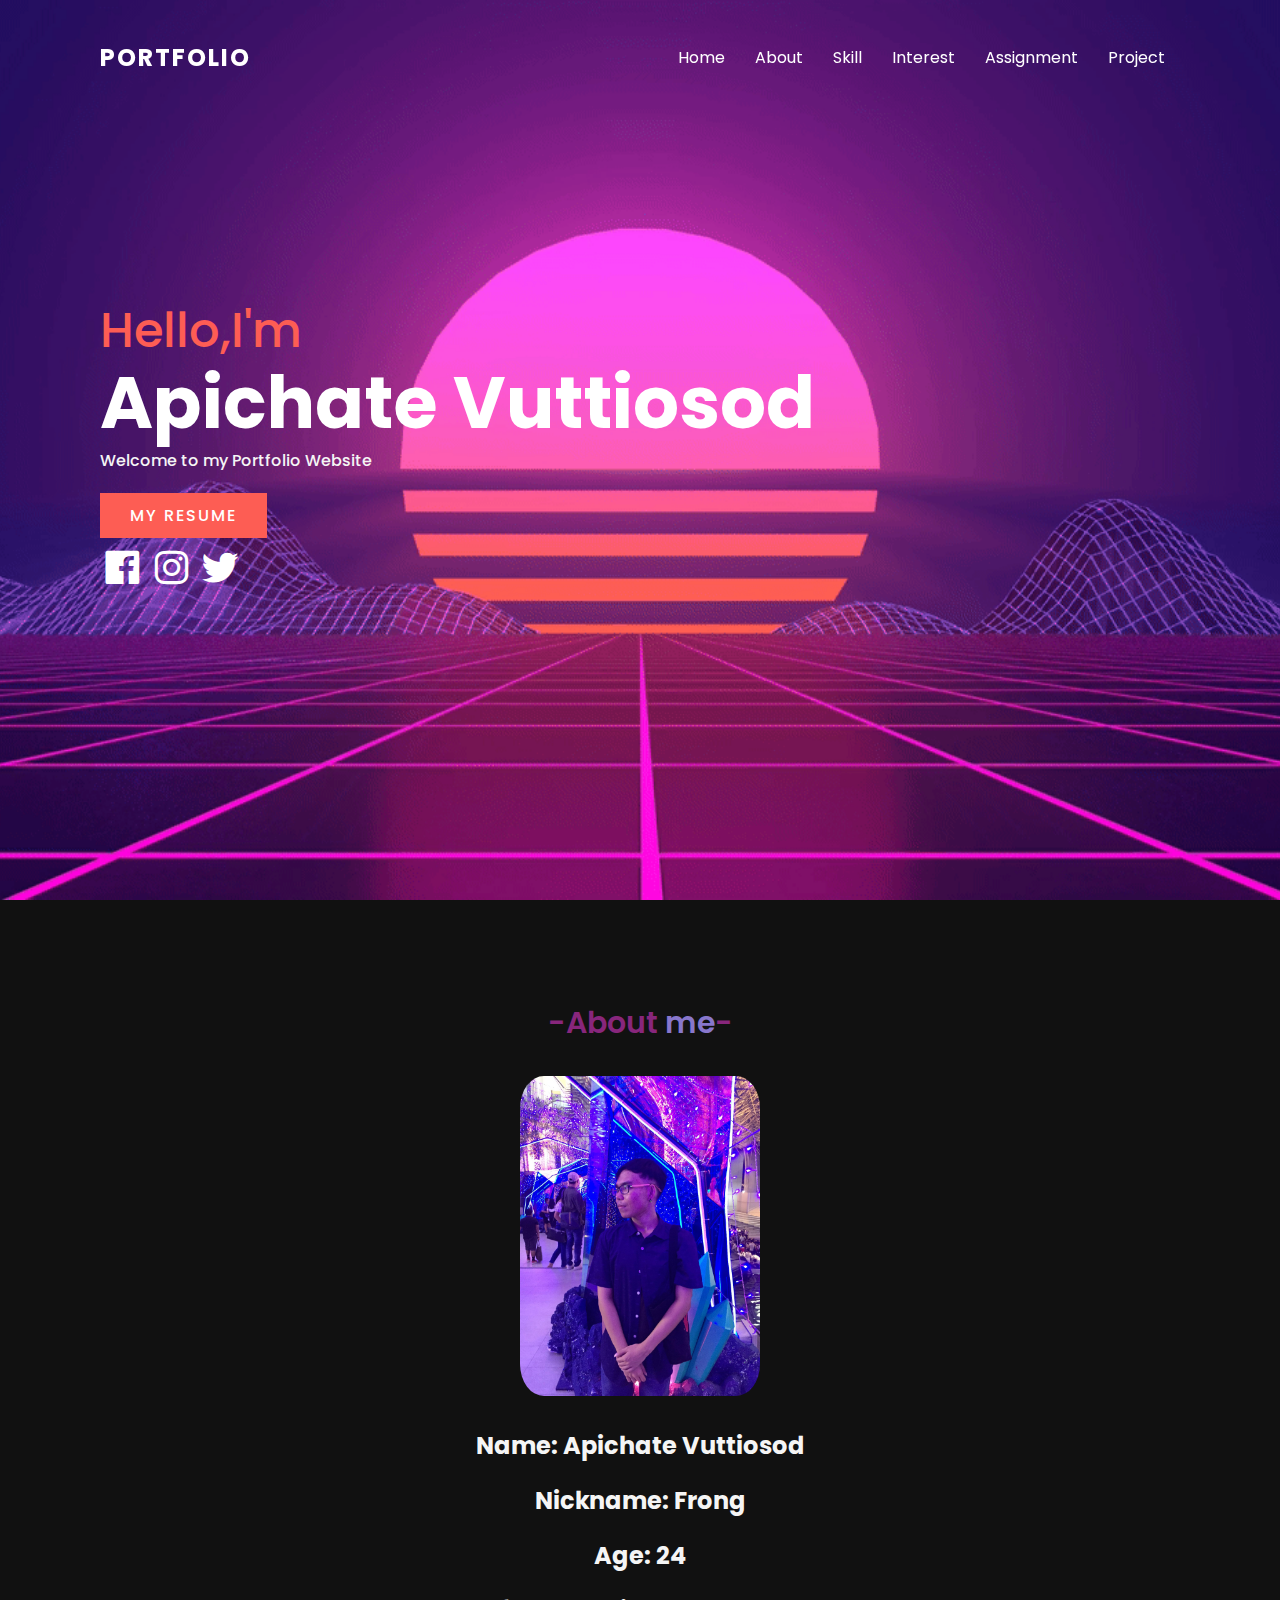
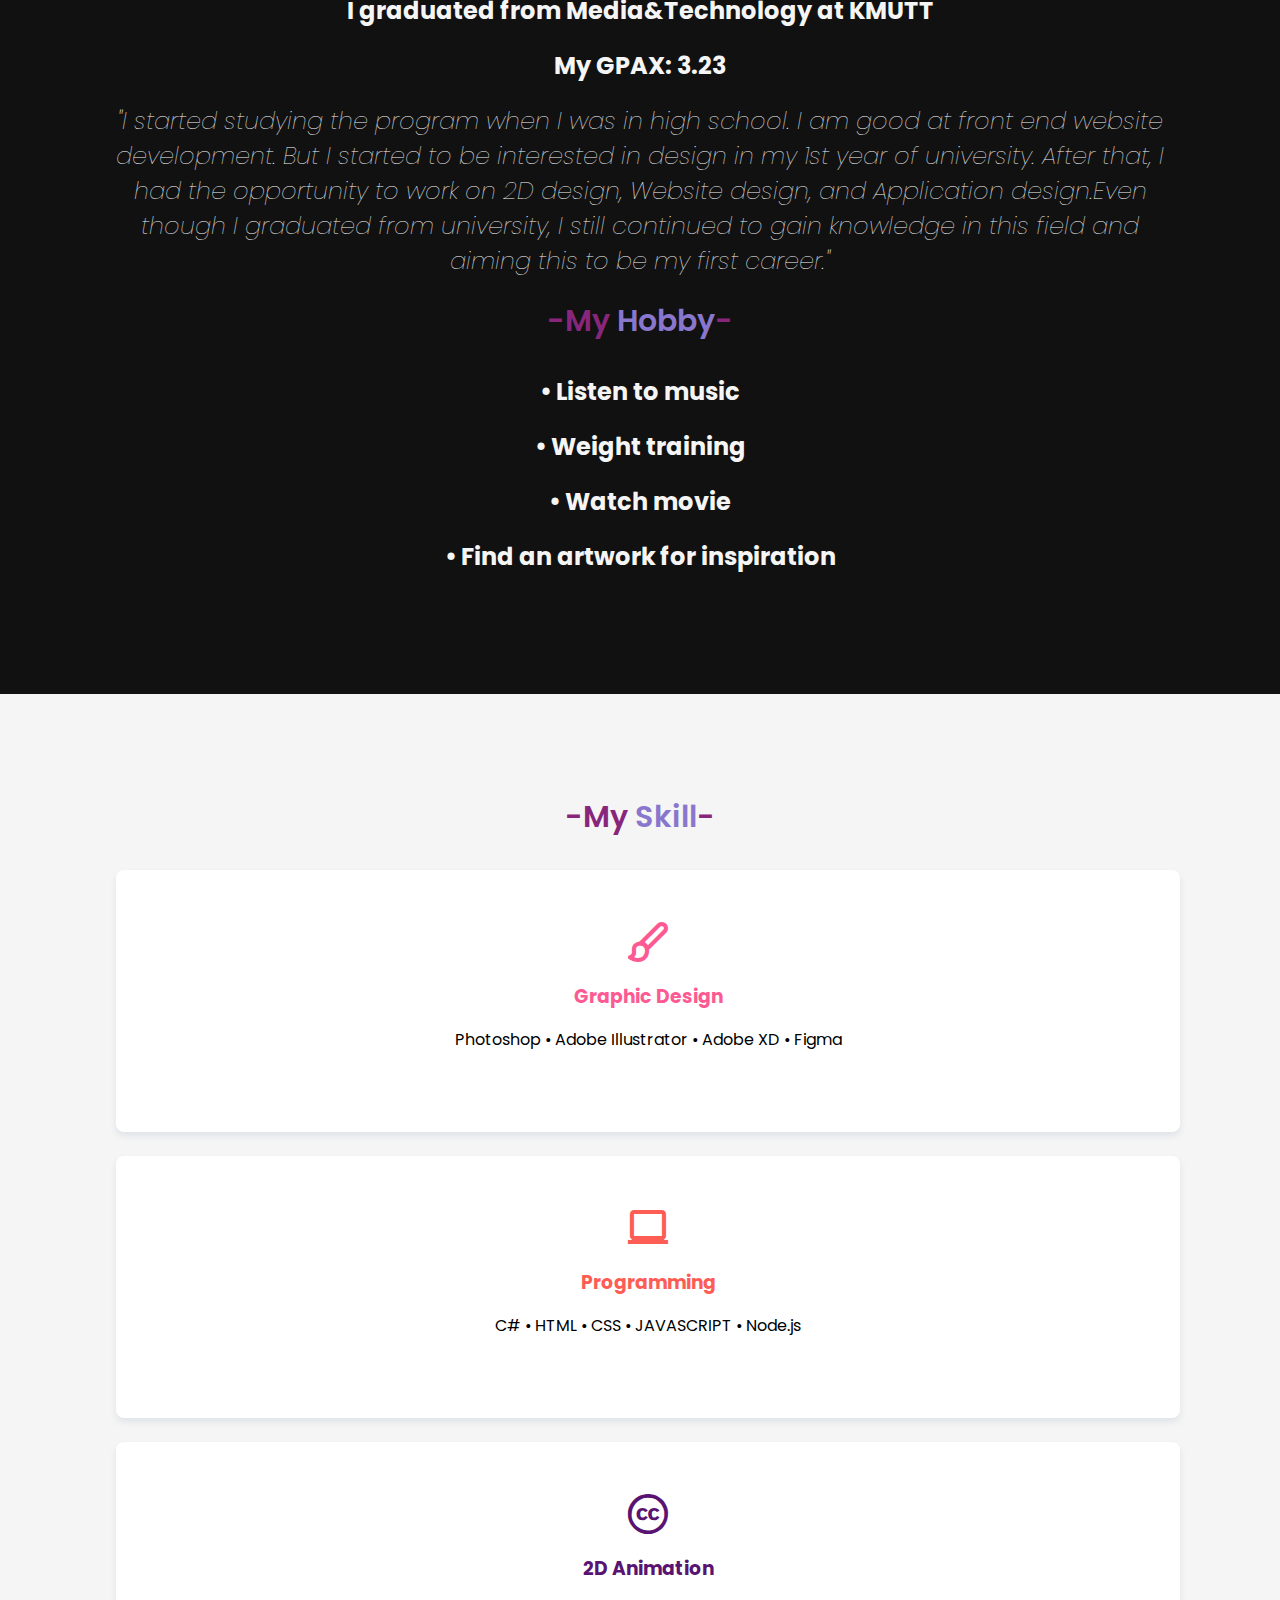
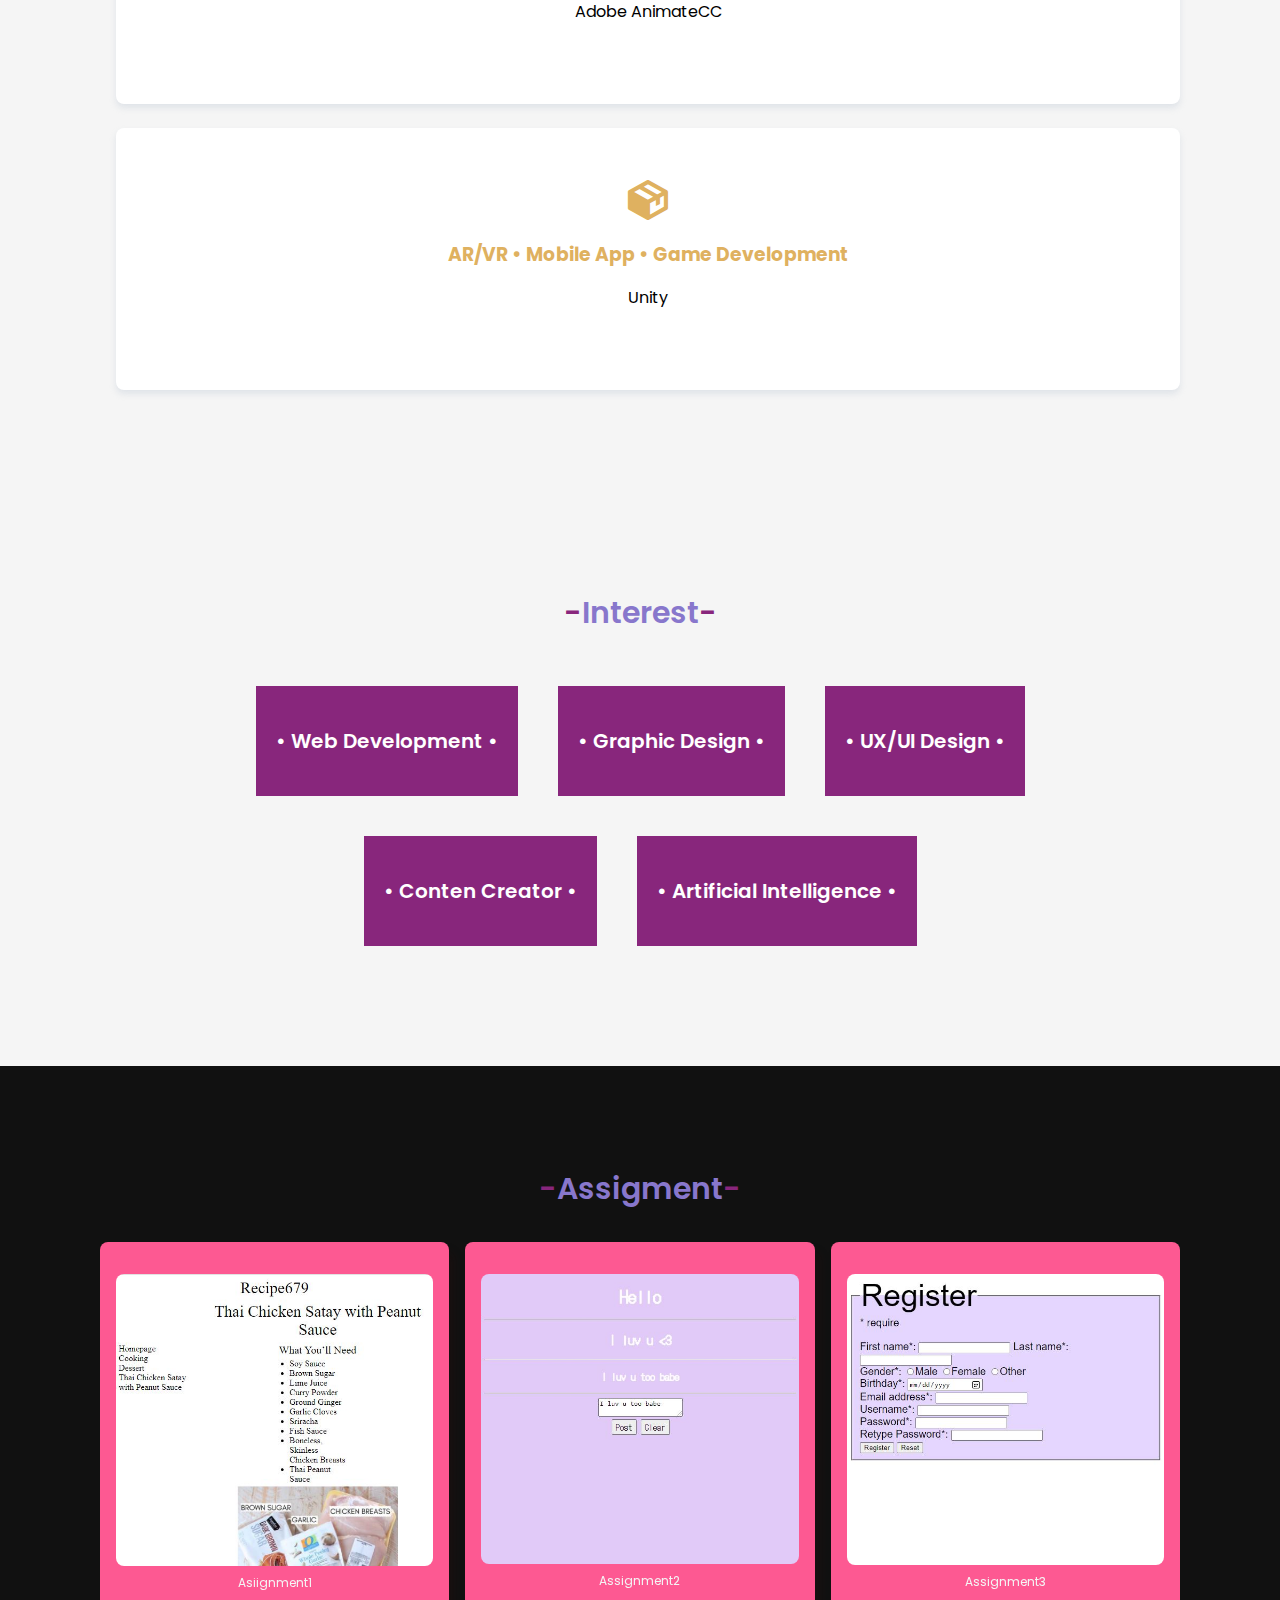
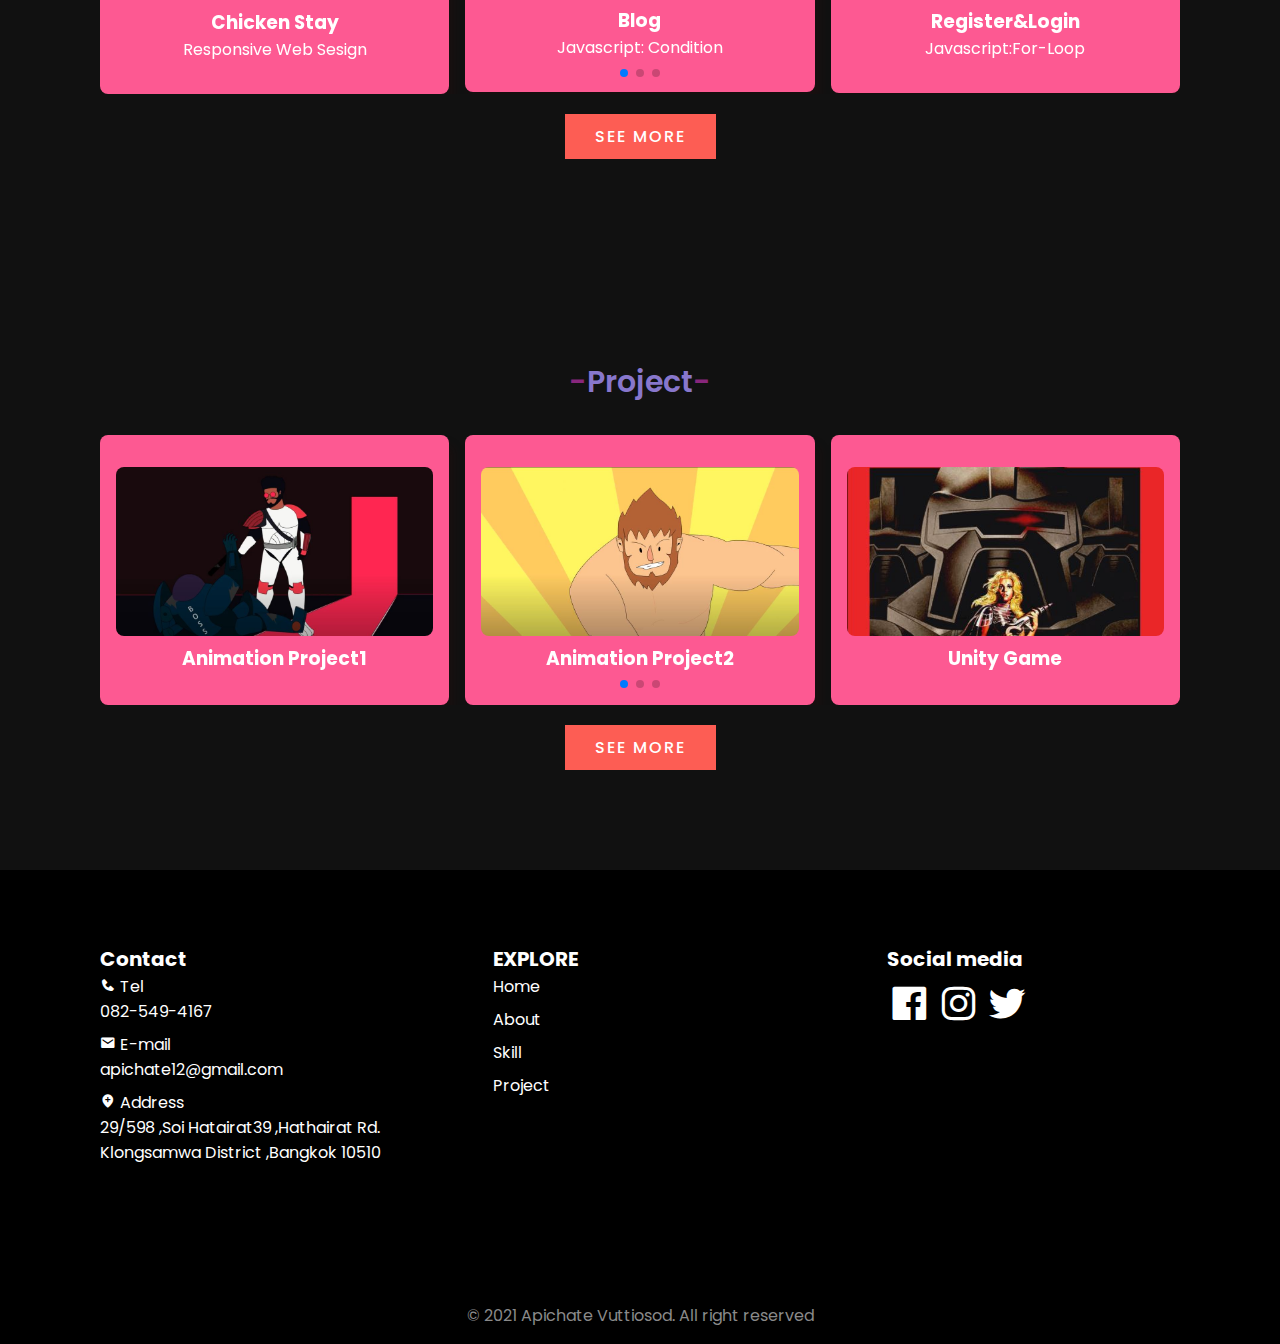
<file: index.html>
<!DOCTYPE html>
<html lang="en">
<head>
    <meta charset="UTF-8">
    <meta http-equiv="X-UA-Compatible" content="IE=edge">
    <meta name="viewport" content="width=device-width, initial-scale=1.0">

    <link rel="stylesheet" href="style.css">
    <link rel="stylesheet" href="./css/swiper-bundle.min.css">
    <link href='https://cdn.jsdelivr.net/npm/boxicons@2.0.5/css/boxicons.min.css' rel='stylesheet'>
    <title>Portfolio</title>

</head>
<body>

    <!--=============START OF HEADER===================-->
    <header>
        <a href="#home" class="logo">Portfolio</a>
        <div class="toggle" onclick="toggleMenu();"></div>
        <ul class="menu">
            <li><a href="#home">Home</a></li>
            <li><a href="#about">About</a></li>
            <li><a href="#skill">Skill</a></li>
            <li><a href="#interest">Interest</a></li>
            <li><a href="#assignment">Assignment</a></li>
            <li><a href="#project">Project</a></li>
        </ul>
    </header>
    <!--=============END OF HEADER===================-->

    <!--=============START OF BANNER===================-->
    <section class="banner" id="home">
        <div class="textBox">
            <h2>Hello,I'm<br><span class="pink">Apichate </span><span class="violet" >Vuttiosod</span></h2>
            <h3>Welcome to my Portfolio Website</h3>
            <a href="https://drive.google.com/file/d/171CIrBytfIzicO2BjsWnYgEdQjDLM_KA/view?usp=sharing" target="_blank" class="btn">My Resume</a>
            <div class="home_social">
                <a href="https://www.facebook.com/apichate.vuttiosod/" target="_blank" class="home__social-icon"><i class='bx bxl-facebook-square'></i></a>
                <a href="https://www.instagram.com/frongy_z/" target="_blank" class="home__social-icon"><i class='bx bxl-instagram'></i></a>
                <a href="https://twitter.com/" target="_blank" class="home__social-icon"><i class='bx bxl-twitter'></i></a>
            </div>
        </div>
    </section>
    <!--=============END OF BANNER===================-->

    <!--=============START OF ABOUT===================-->
    <section class="about" id="about">
        <div class="heading" data-aos="fade-up">
            <h2>-About <span class="pink">me</span>-</h2>
        </div>
        <div class="content no flex">
            <div class="w50">
                <img id="profile-image" src="pro.jpg" class="img">
            </div><br>
            <div class="contentBox">
                <h3>Name: Apichate Vuttiosod</h3>
                <h3>Nickname: Frong</h3>
                <h3>Age: 24</h3>
                <h3>I graduated from Media&Technology at KMUTT</h3>
                <h3>My GPAX: 3.23</h3>
                
                <h3 class="italic">"I started studying the program when I was in high school. I am good at front end website development. But I started to be interested in design in my 1st year of university. After that, I had the opportunity to work on 2D design, Website design, and Application design.Even though I graduated from university, I still continued to gain knowledge in this field and aiming this 
to be my first career."</h3>
            </div>
        </div>  
        <!--=============START OF HOBBY===================-->
        <div class="content no flex">
            <div class="hobby">
                <div class="heading" data-aos="fade-up">
                   <h2>-My <span class="pink">Hobby</span>-</h2>
                </div>
                <div class="contentBox">
                  <h3>• Listen to music</h3>
                  <h3>• Weight training</h3>
                  <h3>• Watch movie</h3>
                  <h3>• Find an artwork for inspiration</h3>
                  <h1></h1>
                </div> 
              </div>
        </div>
        <!--=============END OF HOBBY===================-->
    </section>
    <!--=============END OF ABOUT===================-->

    <!--=============START OF Skill===================-->
    <section class="services" id="skill">
        <div class="heading">
            <h2>-My <span class="pink">Skill</span>-</h2>
        </div>
        <div class="services__container grid">
            <div class="services__data">
                <i class='bx bx-paint services__icon2'></i>
                <h3 class="services__title2">Graphic Design</h3>
                <p class="services__description">Photoshop • Adobe Illustrator • Adobe XD • Figma</p>
            </div>
            <div class="services__data">
                <i class='bx bx-laptop services__icon1'></i>
                <h3 class="services__title1">Programming</h3>
                <p class="services__description">C# • HTML • CSS • JAVASCRIPT • Node.js</p>
            </div>
            <div class="services__data">
                <i class='bx bxl-creative-commons services__icon3'></i>
                <h3 class="services__title3">2D Animation</h3>
                <p class="services__description">Adobe AnimateCC</p>
            </div>
            <div class="services__data">
                <i class="bx bxs-package services__icon4"></i>
                <h3 class="services__title4">AR/VR • Mobile App • Game Development</h3>
                <p class="services__description">Unity</p>
            </div>
        </div>
     </section>
    <!--=============END OF Skill===================-->

    <!--=============END OF Interest===================-->
    <section class="services" id="interest">
        <div class="heading">
            <h2>-<span class="pink">Interest</span>-</h2>
        </div>
        <div class="content">
            <div class="servicesBx">
               <h2>• Web Development •</h2>
            </div>
           <div class="servicesBx">
               <h2>• Graphic Design •</h2>
           </div>
           <div class="servicesBx">
              <h2>• UX/UI Design •</h2>

            </div>
           <div class="servicesBx">
                <h2>• Conten Creator •</h2>
            </div>
            <div class="servicesBx">
                <h2>• Artificial Intelligence •</h2>
            </div>
        </div>
    </section>
    <!--=============END OF Interest===================-->

    <!--=============START OF ASSIGNMENT===================-->
    <section class="testimonial bd-container section" id="assignment">
        <div class="heading">
            <h2>-<span class="pink">Assigment</span>-</h2>
        </div>
        <div class="testimonial__container swiper-container">
            <div class="swiper-wrapper">
                <div class="testimonial__content swiper-slide">
                    <img src="food.JPG" alt="" class="testimonial__img">
                    <span class="testimonial__client">Asiignment1</span>
                    <h3 class="testimonial__title">Chicken Stay</h3>
                    <p class="testimonial__description">Responsive Web Sesign</p>
                </div>
                <div class="testimonial__content swiper-slide">
                    <img src="blog.JPG" alt="" class="testimonial__img">
                    <span class="testimonial__client">Assignment2</span>
                    <h3 class="testimonial__title">Blog</h3>
                    <p class="testimonial__description">Javascript: Condition</p>
                </div>
                <div class="testimonial__content swiper-slide">
                    <img src="regist.JPG" alt="" class="testimonial__img">
                    <span class="testimonial__client">Assignment3</span>
                    <h3 class="testimonial__title">Register&Login</h3>
                    <p class="testimonial__description">Javascript:For-Loop</p>
                </div>
            </div>
            <div class="swiper-pagination"></div>
        </div>
        <div class="wrapper">
            <a href="./assignment.html" class="btn1">See more</a>
        </div>
    </section>
    <!--=============END OF ASSIGNMENT===================-->

    <!--=============Start OF Project===================-->
    <section class="testimonial bd-container section" id="project">
        <div class="heading">
            <h2>-<span class="pink">Project</span>-</h2>
        </div>
        <div class="testimonial__container swiper-container">
            <div class="swiper-wrapper">
                <div class="testimonial__content swiper-slide">
                    <img src="anime1.JPG" alt="" class="testimonial__img">
                    <h3 class="testimonial__title">Animation Project1</h3>
                </div>
                <div class="testimonial__content swiper-slide">
                    <img src="anime2.JPG" alt="" class="testimonial__img">
                    <h3 class="testimonial__title">Animation Project2</h3>
                </div>
                <div class="testimonial__content swiper-slide">
                    <img src="post.JPG" alt="" class="testimonial__img">
                    <h3 class="testimonial__title">Unity Game</h3>
                </div>
            </div>
            <div class="swiper-pagination"></div>
        </div>
        <div class="wrapper">
            <a href="./project.html" class="btn1">See more</a>
        </div>
    </section>
    <!--=============End OF Project===================-->
     
    <!--=====Start OF FOOTER =====-->
    <footer class="footer__sec">
        <div id="footer">
            <div class="footer__box">
                <h3 class="footer__title">Contact</h3>
                <ul>
                    <li class="footer__link"><i class="bx bxs-phone"></i> Tel<p>082-549-4167</p></li>
                    
                    <li class="footer__link"><i class="bx bxs-envelope"></i> E-mail <p>apichate12@gmail.com</p></li>
                    
                    <li class="footer__link"><i class="bx bxs-location-plus"></i> Address<p>29/598 ,Soi Hatairat39 ,Hathairat Rd.<br>
                        Klongsamwa District ,Bangkok 10510
                    </p></li>
                    
                </ul> 
            </div>

            <div class="footer__box">
                <h3 class="footer__title">EXPLORE</h3>
                <ul>
                    <li class="footer__link"><a href="#home" style="color: inherit;
                        text-decoration: inherit;" >Home</a></li>
                    <li class="footer__link"><a href="#about" style="color: inherit;
                        text-decoration: inherit;">About</a></li>
                    <li class="footer__link"><a href="#skill" style="color: inherit;
                        text-decoration: inherit;">Skill</a></li>
                    <li class="footer__link"><a href="#project" style="color: inherit;
                        text-decoration: inherit;">Project</a></li>
                </ul>                  
            </div>

            <div class="footer_box">
                <h3 class="footer__title">Social media</h3>
                    <li class="footer__link">
                        <a href="https://www.facebook.com/apichate.vuttiosod/" target="_blank" class="home__social-icon"><i class='bx bxl-facebook-square'></i></a>
                        <a href="https://www.instagram.com/frongy_z/" target="_blank" class="home__social-icon"><i class='bx bxl-instagram'></i></a>
                        <a href="https://www.instagram.com/frongy_z/" target="_blank" class="home__social-icon"><i class='bx bxl-twitter'></i></a>
                    </i>      
            </div>
            
        </div>
        <p class="footer__copy">&#169; 2021 Apichate Vuttiosod. All right reserved</p>
    </footer>
    <!--=====END OF FOOTER =====-->

    <script>
        window.addEventListener('scroll',function(){
          var header = document.querySelector('header')
          header.classList.toggle('sticky',window.scrollY>0);
        });
        function toggleMenu(){
          var menuToggle = document.querySelector('.toggle');
          var menu = document.querySelector('.menu');
          menuToggle.classList.toggle('active');
          menu.classList.toggle('active');
        }
    </script>
    
    <!-- ===== SWIPER JS ===== -->
    <script src="js/swiper-bundle.min.js"></script>
    
    <!--===== MAIN JS =====-->
    <script src="js/main.js"></script>

</body>
</html>
</file>
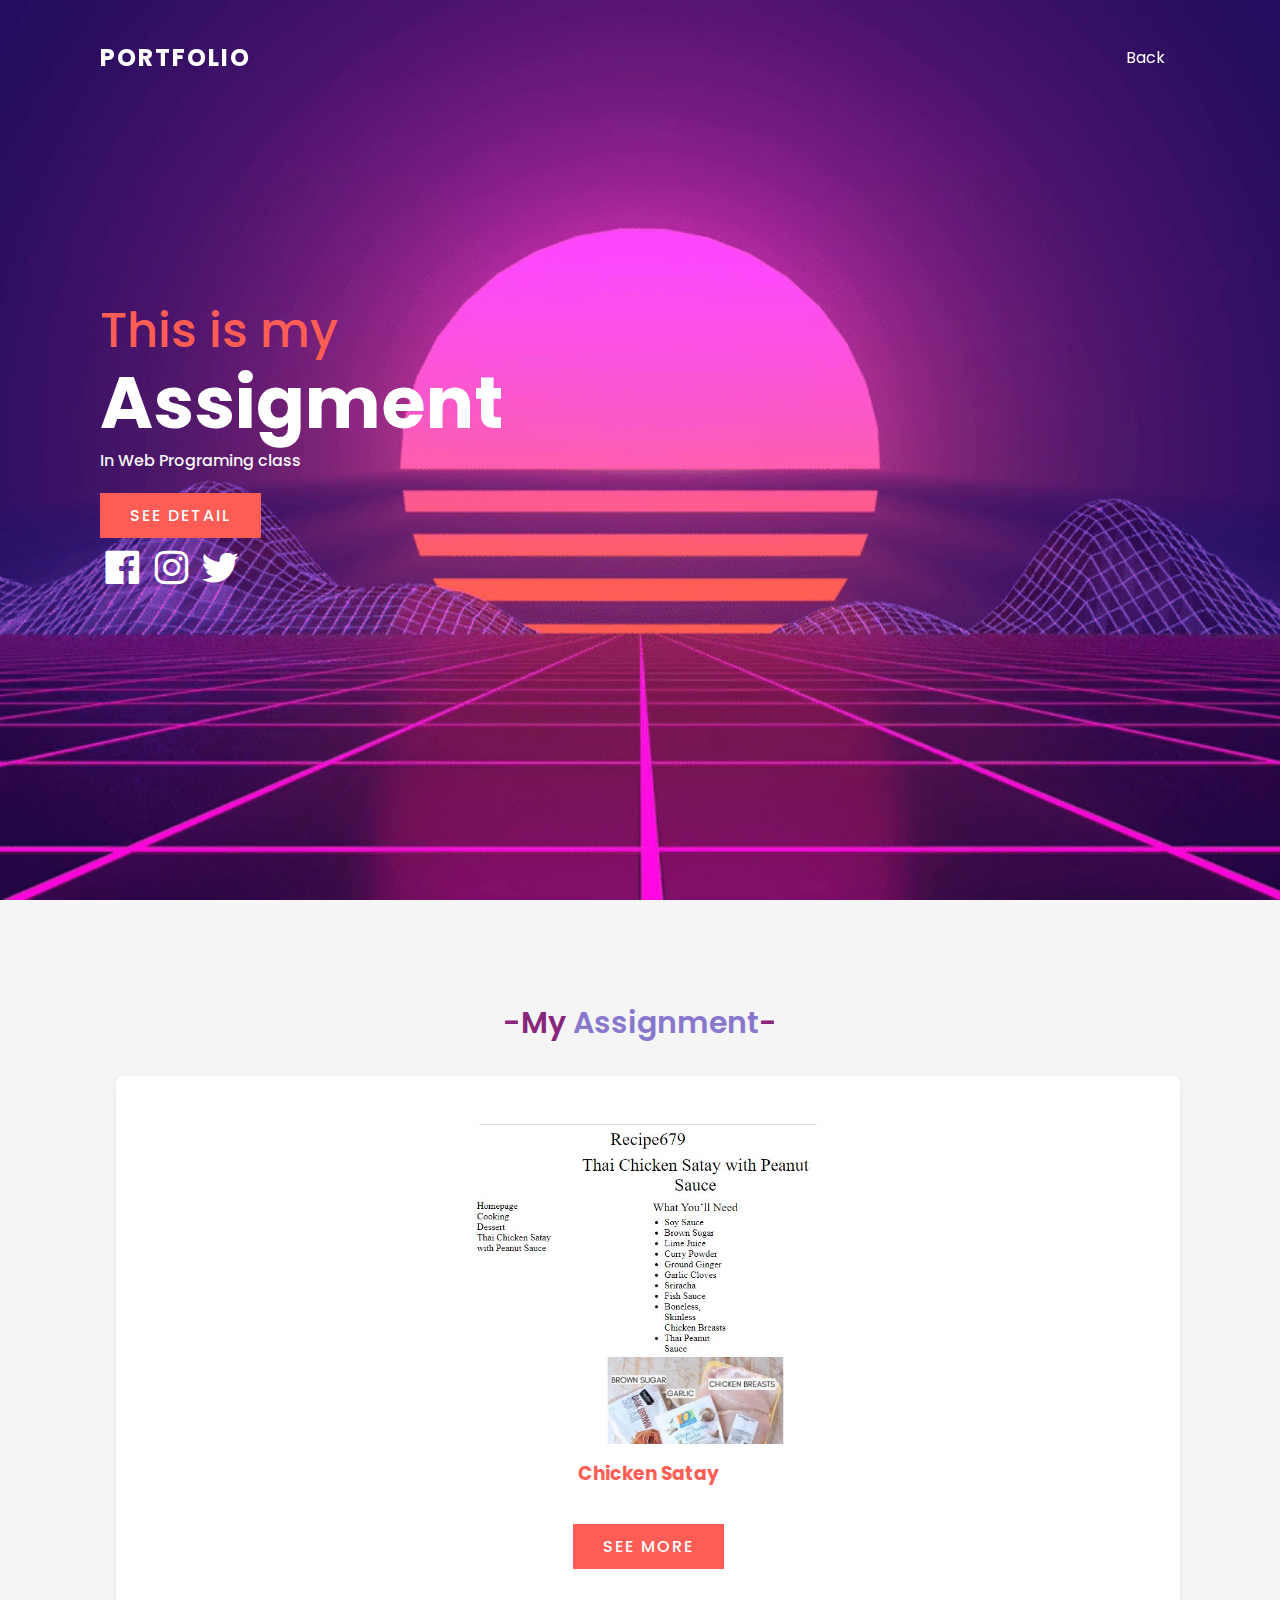
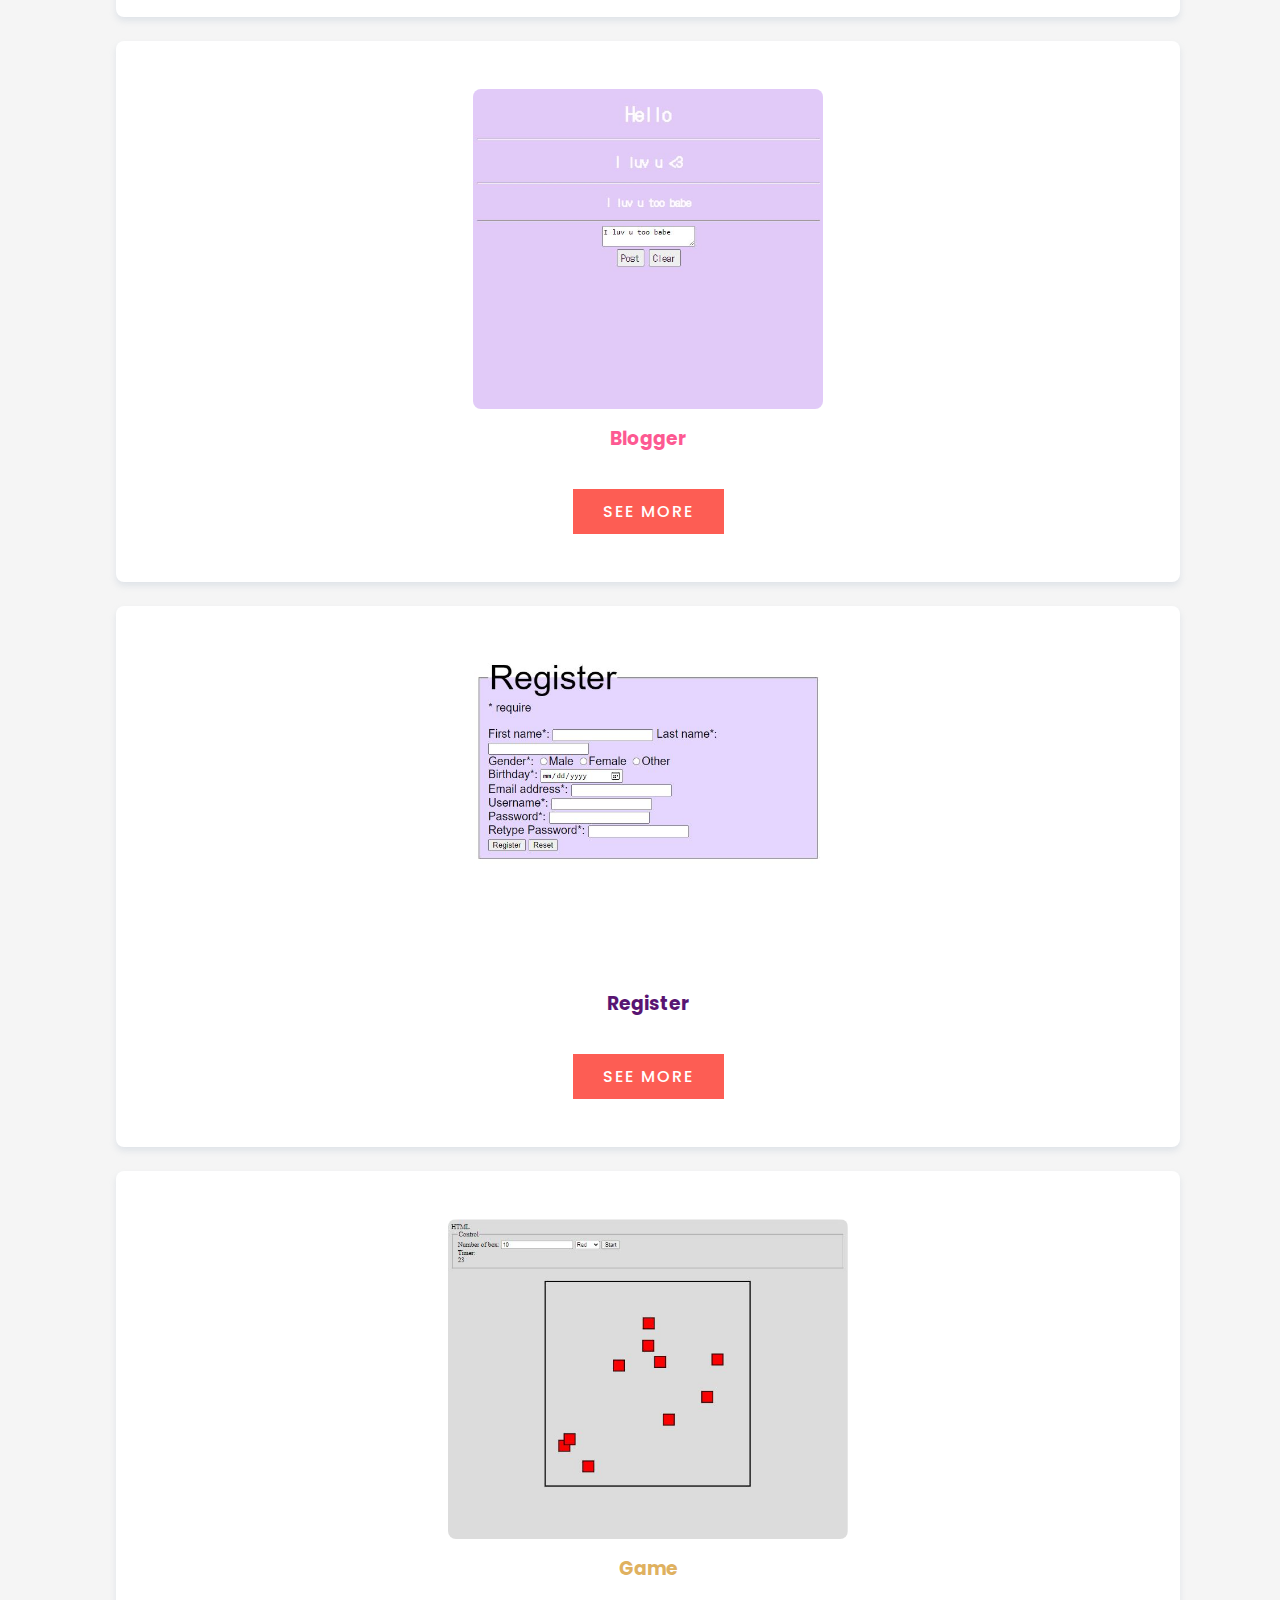
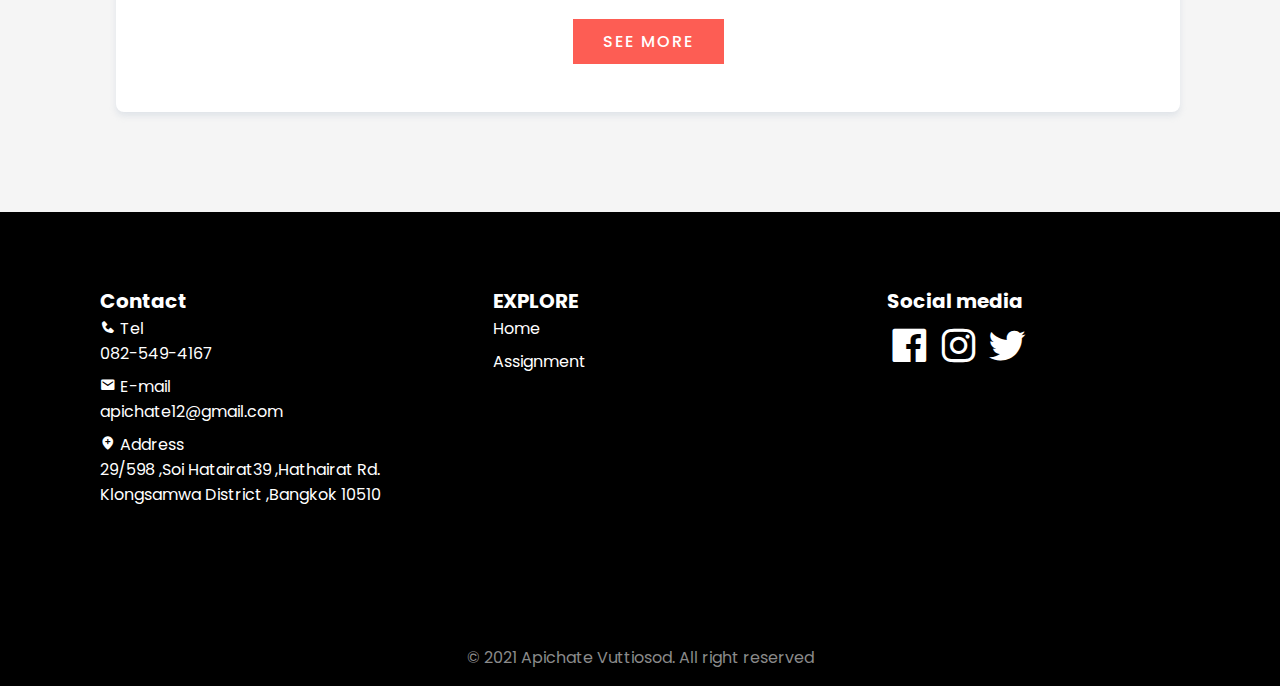
<file: assignment.html>
<!DOCTYPE html>
<html lang="en">
<head>
    <meta charset="UTF-8">
    <meta http-equiv="X-UA-Compatible" content="IE=edge">
    <meta name="viewport" content="width=device-width, initial-scale=1.0">

    <link rel="stylesheet" href="style.css">
    <link rel="stylesheet" href="./css/swiper-bundle.min.css">
    <link href='https://cdn.jsdelivr.net/npm/boxicons@2.0.5/css/boxicons.min.css' rel='stylesheet'>
    <title>Assignment</title>

</head>
<body>

    <!--=============START OF HEADER===================-->
    <header>
        <a href="#home" class="logo">Portfolio</a>
        <div class="toggle" onclick="toggleMenu();"></div>
        <ul class="menu">
            <li><a href="index.html">Back</a></li>
        </ul>
    </header>
    <!--=============END OF HEADER===================-->

    <!--=============START OF BANNER===================-->
    <section class="banner" id="home">
        <div class="textBox">
            <h2>This is my<br><span class="pink">Assigment</h2>
            <h3>In Web Programing class</h3>
            <a href="#skill" class="btn">See Detail</a>
            <div class="home_social">
                <a href="https://www.facebook.com/apichate.vuttiosod/" target="_blank" class="home__social-icon"><i class='bx bxl-facebook-square'></i></a>
                <a href="https://www.instagram.com/frongy_z/" target="_blank" class="home__social-icon"><i class='bx bxl-instagram'></i></a>
                <a href="https://twitter.com/" target="_blank" class="home__social-icon"><i class='bx bxl-twitter'></i></a>
            </div>
        </div>
    </section>
    <!--=============END OF BANNER===================-->
    <!--=============START OF ASSIGMENT===================-->
    <section class="services" id="skill">
        <div class="heading">
            <h2>-My <span class="pink">Assignment</span>-</h2>
        </div>
        <div class="services__container grid ">
            <div class="services__data">
                <img class="assign__pic" src="food.JPG">
                <h3 class="services__title1">Chicken Satay</h3>
                <a href="food.html" class="btn">See More</a>
            </div>

            <div class="services__data">
                <img class="assign__pic" src="blog.JPG">
                <h3 class="services__title2">Blogger</h3>
                <a href="Blogger/blog.html" class="btn">See More</a>
            </div>

            <div class="services__data">
                <img class="assign__pic" src="regist.JPG">
                <h3 class="services__title3">Register</h3>
                <a href="register.html" class="btn">See More</a>
            </div>

            <div class="services__data">
                <img class="assign__pic" src="game.JPG">
                <h3 class="services__title4">Game</h3>
                <a href="game.html" class="btn">See More</a>
            </div>
        </div>
    </section>
    <!--=============END OF Assignment===================-->

    <!--=====Start OF FOOTER =====-->
    <footer class="footer__sec">
        <div id="footer">
            <div class="footer__box">
                <h3 class="footer__title">Contact</h3>
                <ul>
                    <li class="footer__link"><i class="bx bxs-phone"></i> Tel<p>082-549-4167</p></li>
                    
                    <li class="footer__link"><i class="bx bxs-envelope"></i> E-mail <p>apichate12@gmail.com</p></li>
                    
                    <li class="footer__link"><i class="bx bxs-location-plus"></i> Address<p>29/598 ,Soi Hatairat39 ,Hathairat Rd.<br>
                        Klongsamwa District ,Bangkok 10510
                    </p></li>
                    
                </ul> 
            </div>

            <div class="footer__box">
                <h3 class="footer__title">EXPLORE</h3>
                <ul>
                    <li class="footer__link"><a href="#home" style="color: inherit;
                        text-decoration: inherit;" >Home</a></li>
                    <li class="footer__link"><a href="#skill" style="color: inherit;
                        text-decoration: inherit;">Assignment</a></li>
                </ul>                  
            </div>

            <div class="footer_box">
                <h3 class="footer__title">Social media</h3>
                    <li class="footer__link">
                        <a href="https://www.facebook.com/apichate.vuttiosod/" target="_blank" class="home__social-icon"><i class='bx bxl-facebook-square'></i></a>
                        <a href="https://www.instagram.com/frongy_z/" target="_blank" class="home__social-icon"><i class='bx bxl-instagram'></i></a>
                        <a href="https://twitter.com/" target="_blank" class="home__social-icon"><i class='bx bxl-twitter'></i></a>
                    </i>      
            </div>

        </div>
        <p class="footer__copy">&#169; 2021 Apichate Vuttiosod. All right reserved</p>
    </footer>
    <!--=====END OF FOOTER =====-->
    <script>
        window.addEventListener('scroll',function(){
          var header = document.querySelector('header')
          header.classList.toggle('sticky',window.scrollY>0);
        });
        function toggleMenu(){
          var menuToggle = document.querySelector('.toggle');
          var menu = document.querySelector('.menu');
          menuToggle.classList.toggle('active');
          menu.classList.toggle('active');
        }
    </script>

    <!-- ===== SWIPER JS ===== -->
    <script src="./js/swiper-bundle.min.js"></script>
    
    <!--===== MAIN JS =====-->
    <script src="js/main.js"></script>

</body>
</html>
</file>
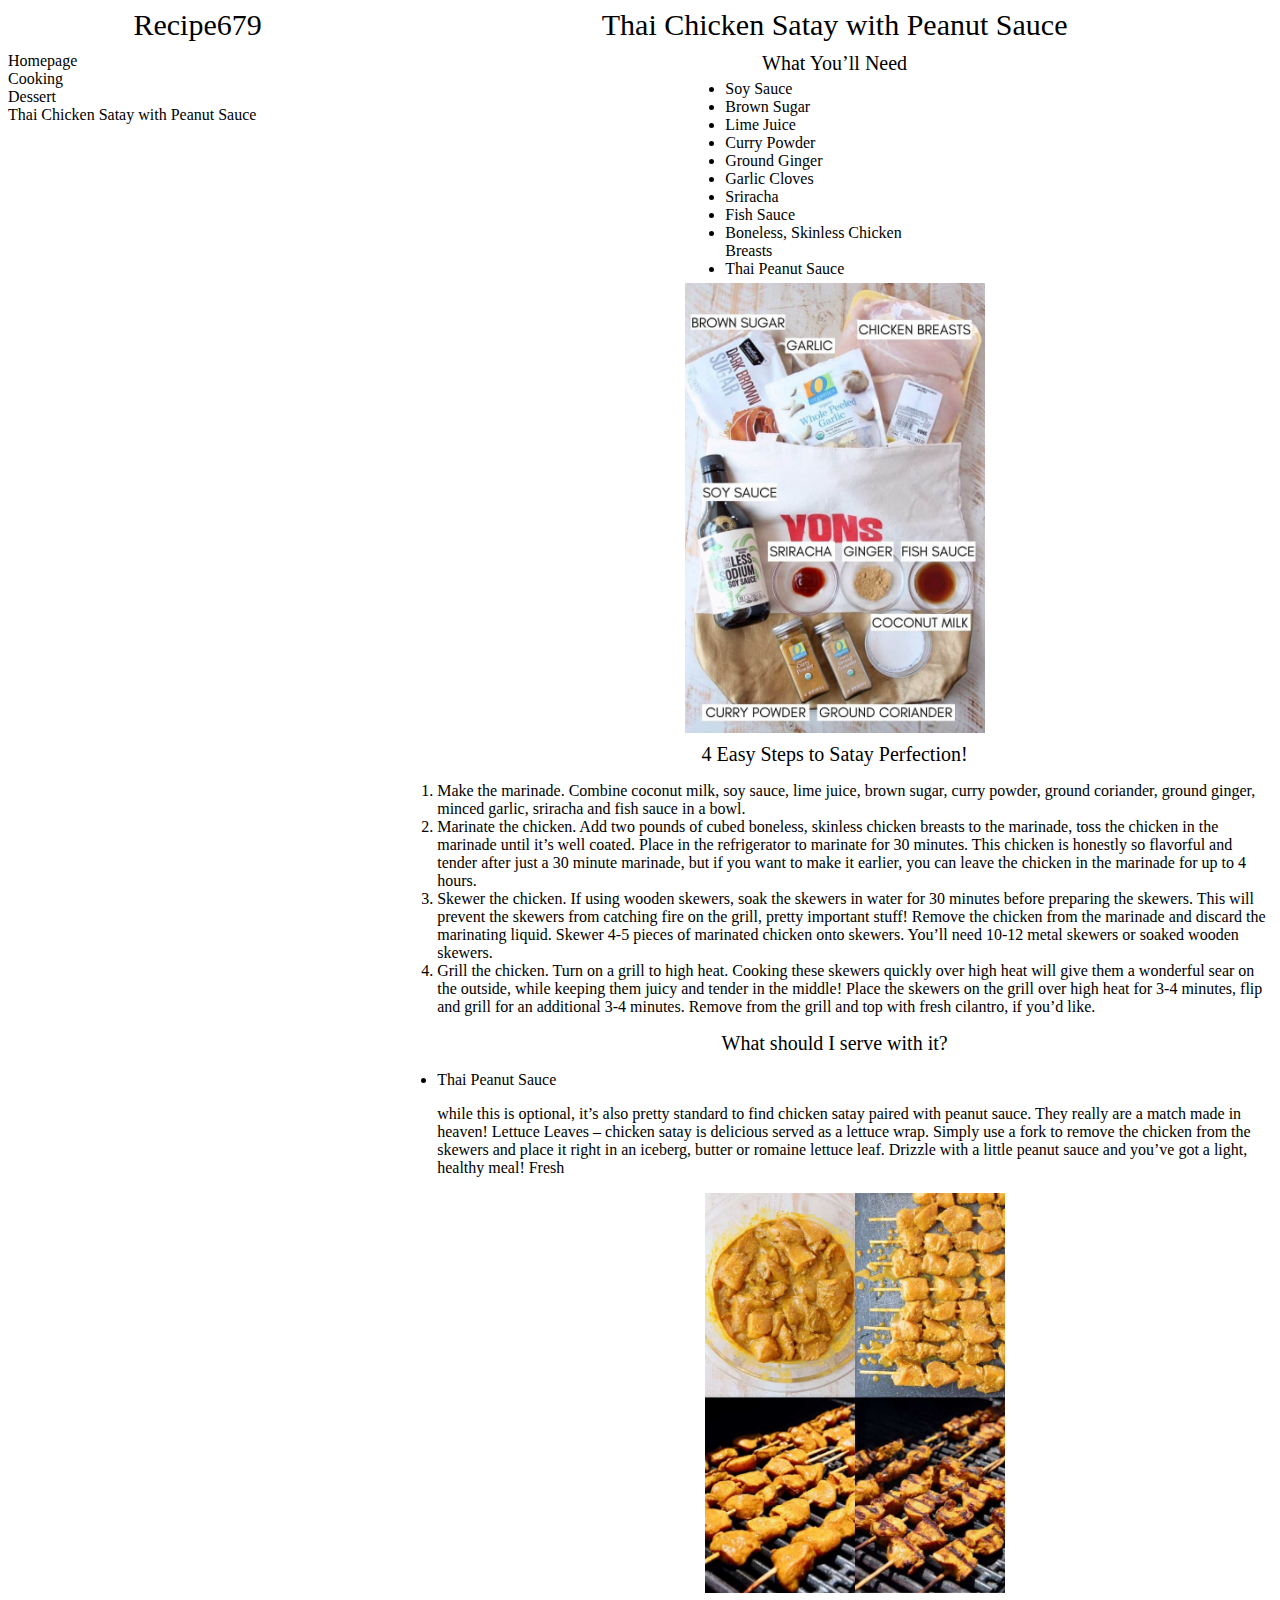
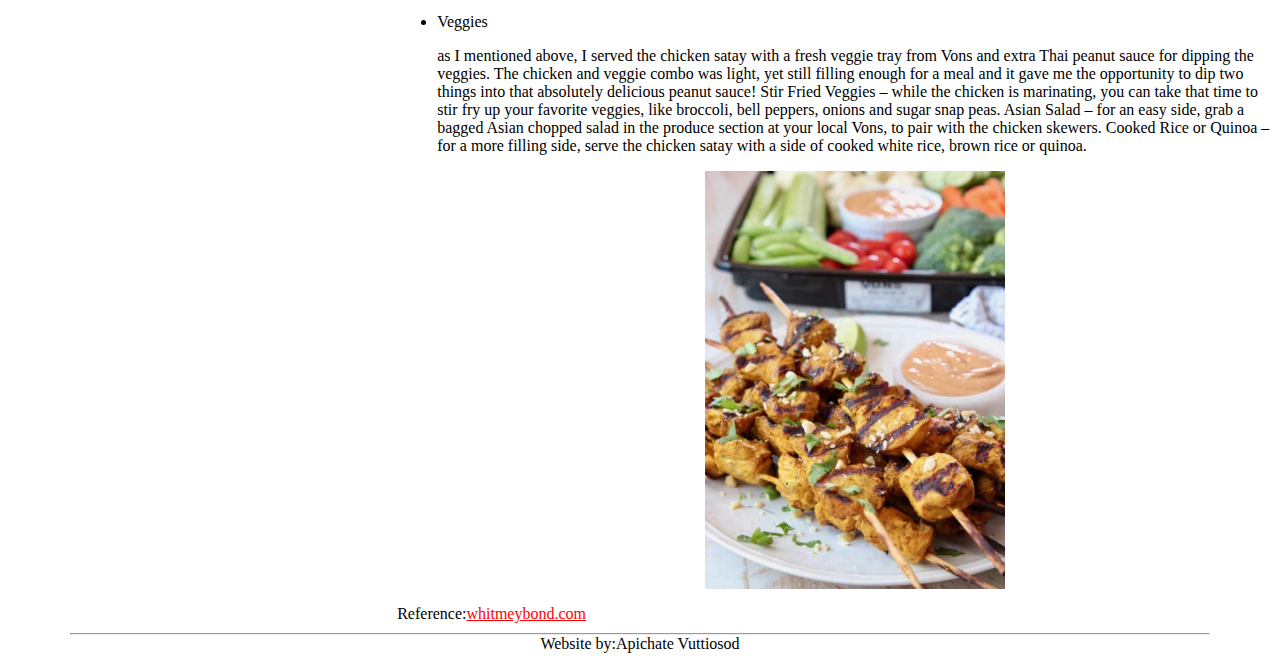
<file: food.html>
<!DOCTYPE html>
<html>
<head>
	<meta charset="UTF-8">
    <meta http-equiv="X-UA-Compatible" content="IE=edge">
    <meta name="viewport" content="width=device-width, initial-scale=1.0">
    <link rel='stylesheet' href="Food2/style.css">
    <title>Food Recipe</title>
</head>
<body>
	<div class="grid-container">
        <div id="logo">Recipe679</div>
        <div id="header">Thai Chicken Satay with Peanut Sauce</div>
        <div id="main2">
            Homepage <br>
			Cooking <br>
			Dessert <br>
			Thai Chicken Satay with Peanut Sauce <br>
		</div>
        <div id="main3">
            <div id="what">What You’ll Need</div>
			<ul class="mat_bul">
				<li>Soy Sauce</li>
				<li>Brown Sugar</li>
				<li>Lime Juice</li>
				<li>Curry Powder</li>
				<li>Ground Ginger</li>
				<li>Garlic Cloves</li>
				<li>Sriracha</li>
				<li>Fish Sauce</li>
				<li>Boneless, Skinless Chicken Breasts</li>
				<li>Thai Peanut Sauce </li>
			</ul>
            <div>
                <img class="material_pic" src="Food2/material.jpg" alt="materials">
            </div>
            <div id="step">4 Easy Steps to Satay Perfection!</div>
            <ol>
                <li>Make the marinade. Combine coconut milk, soy sauce, lime juice, brown sugar, curry powder, ground coriander, ground ginger, minced garlic, sriracha and fish sauce in a bowl.</li>
                <li>Marinate the chicken. Add two pounds of cubed boneless, skinless chicken breasts to the marinade, toss the chicken in the marinade until it’s well coated. Place in the refrigerator to marinate for 30 minutes. This chicken is honestly so flavorful and tender after just a 30 minute marinade, but if you want to make it earlier, you can leave the chicken in the marinade for up to 4 hours.</li>
                <li>Skewer the chicken. If using wooden skewers, soak the skewers in water for 30 minutes before preparing the skewers. This will prevent the skewers from catching fire on the grill, pretty important stuff! Remove the chicken from the marinade and discard the marinating liquid. Skewer 4-5 pieces of marinated chicken onto skewers. You’ll need 10-12 metal skewers or soaked wooden skewers.</li>
                <li>Grill the chicken. Turn on a grill to high heat. Cooking these skewers quickly over high heat will give them a wonderful sear on the outside, while keeping them juicy and tender in the middle! Place the skewers on the grill over high heat for 3-4 minutes, flip and grill for an additional 3-4 minutes. Remove from the grill and top with fresh cilantro, if you’d like.</li>
            </ol>
            <div id="serve">What should I serve with it?</div>
            <ul class="serve_bullet">
               <li>
                    Thai Peanut Sauce
                    <p>while this is optional, it’s also pretty standard to find chicken satay paired with peanut sauce. They really are a match made in heaven! Lettuce Leaves – chicken satay is delicious served as a lettuce wrap. Simply use a fork to remove the chicken from the skewers and place it right in an iceberg, butter or romaine lettuce leaf. Drizzle with a little peanut sauce and you’ve got a light, healthy meal! Fresh</p>
                </li>
                <img id="peanut" src="Food2/peanut.jpg" alt="peanut">
                <li>
                    Veggies
                    <p>
                        as I mentioned above, I served the chicken satay with a fresh veggie tray from Vons and extra Thai peanut sauce for dipping the veggies. The chicken and veggie combo was light, yet still filling enough for a meal and it gave me the opportunity to dip two things into that absolutely delicious peanut sauce! Stir Fried Veggies – while the chicken is marinating, you can take that time to stir fry up your favorite veggies, like broccoli, bell peppers, onions and sugar snap peas. Asian Salad – for an easy side, grab a bagged Asian chopped salad in the produce section at your local Vons, to pair with the chicken skewers. Cooked Rice or Quinoa – for a more filling side, serve the chicken satay with a side of cooked white rice, brown rice or quinoa.
                    </p>
                </li>
                <img id="vegie" src="Food2/veagie.jpg" alt="veagie">
            </ul>
            <div class="Ref">
                Reference:<a href=https://whitneybond.com/chicken-satay>whitmeybond.com</a>
            </div>
        </div>
        <div id="footer">
            <hr class="solid">
            Website by:Apichate Vuttiosod
        </div>
	</div>
</body>
</html>
</file>
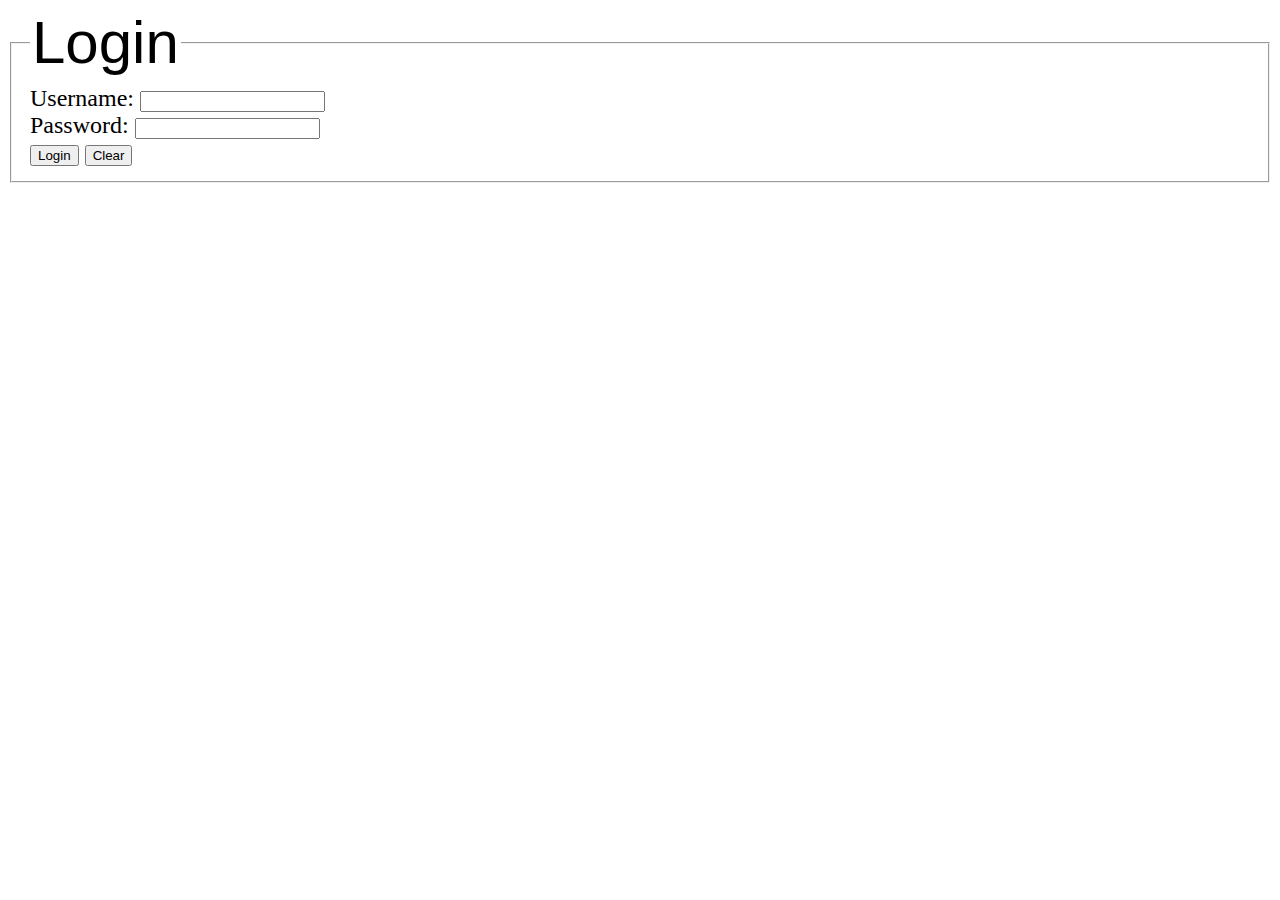
<file: login.html>
<!DOCTYPE html>
<html>

<head>
    <meta charset='utf-8'>
    <meta http-equiv='X-UA-Compatible' content='IE=edge'>
    <title>Login</title>
    <meta name='viewport' content='width=device-width, initial-scale=1'>
    <link rel='stylesheet' type='text/css' media='screen' href='Regist/main.css'>
    <script src='Regist/login.js'></script>
</head>

<body>
    <form name="myLogin" id="myLogin">
        <fieldset id="Loginform">
            <legend id="Topic">Login</legend>
            Username:
            <input type="text" name="username" id="username" required>
            <br> Password:
            <input type="password" name="password" required>
            <br>
            <input class="button" type="submit" value="Login">
            <input class="button" type="reset" value="Clear">
        </fieldset>
    </form>
</body>

</html>
</file>
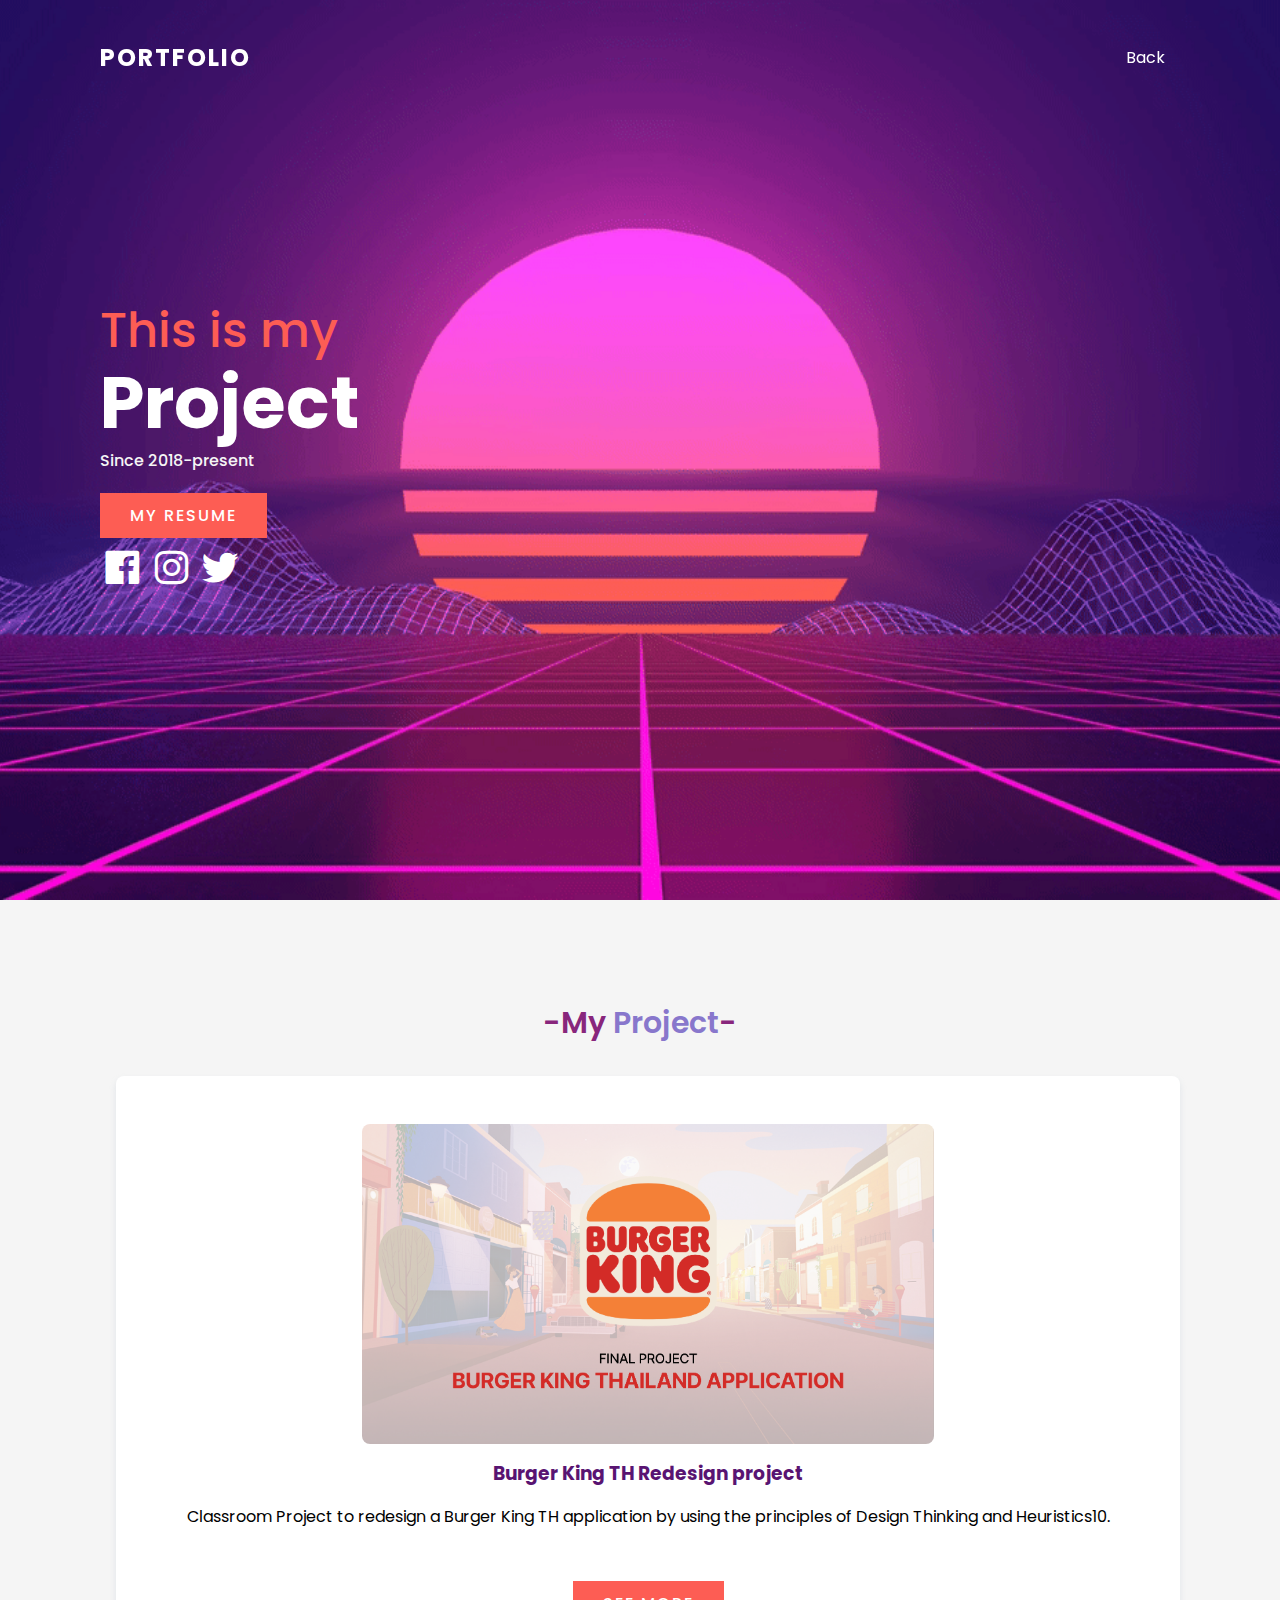
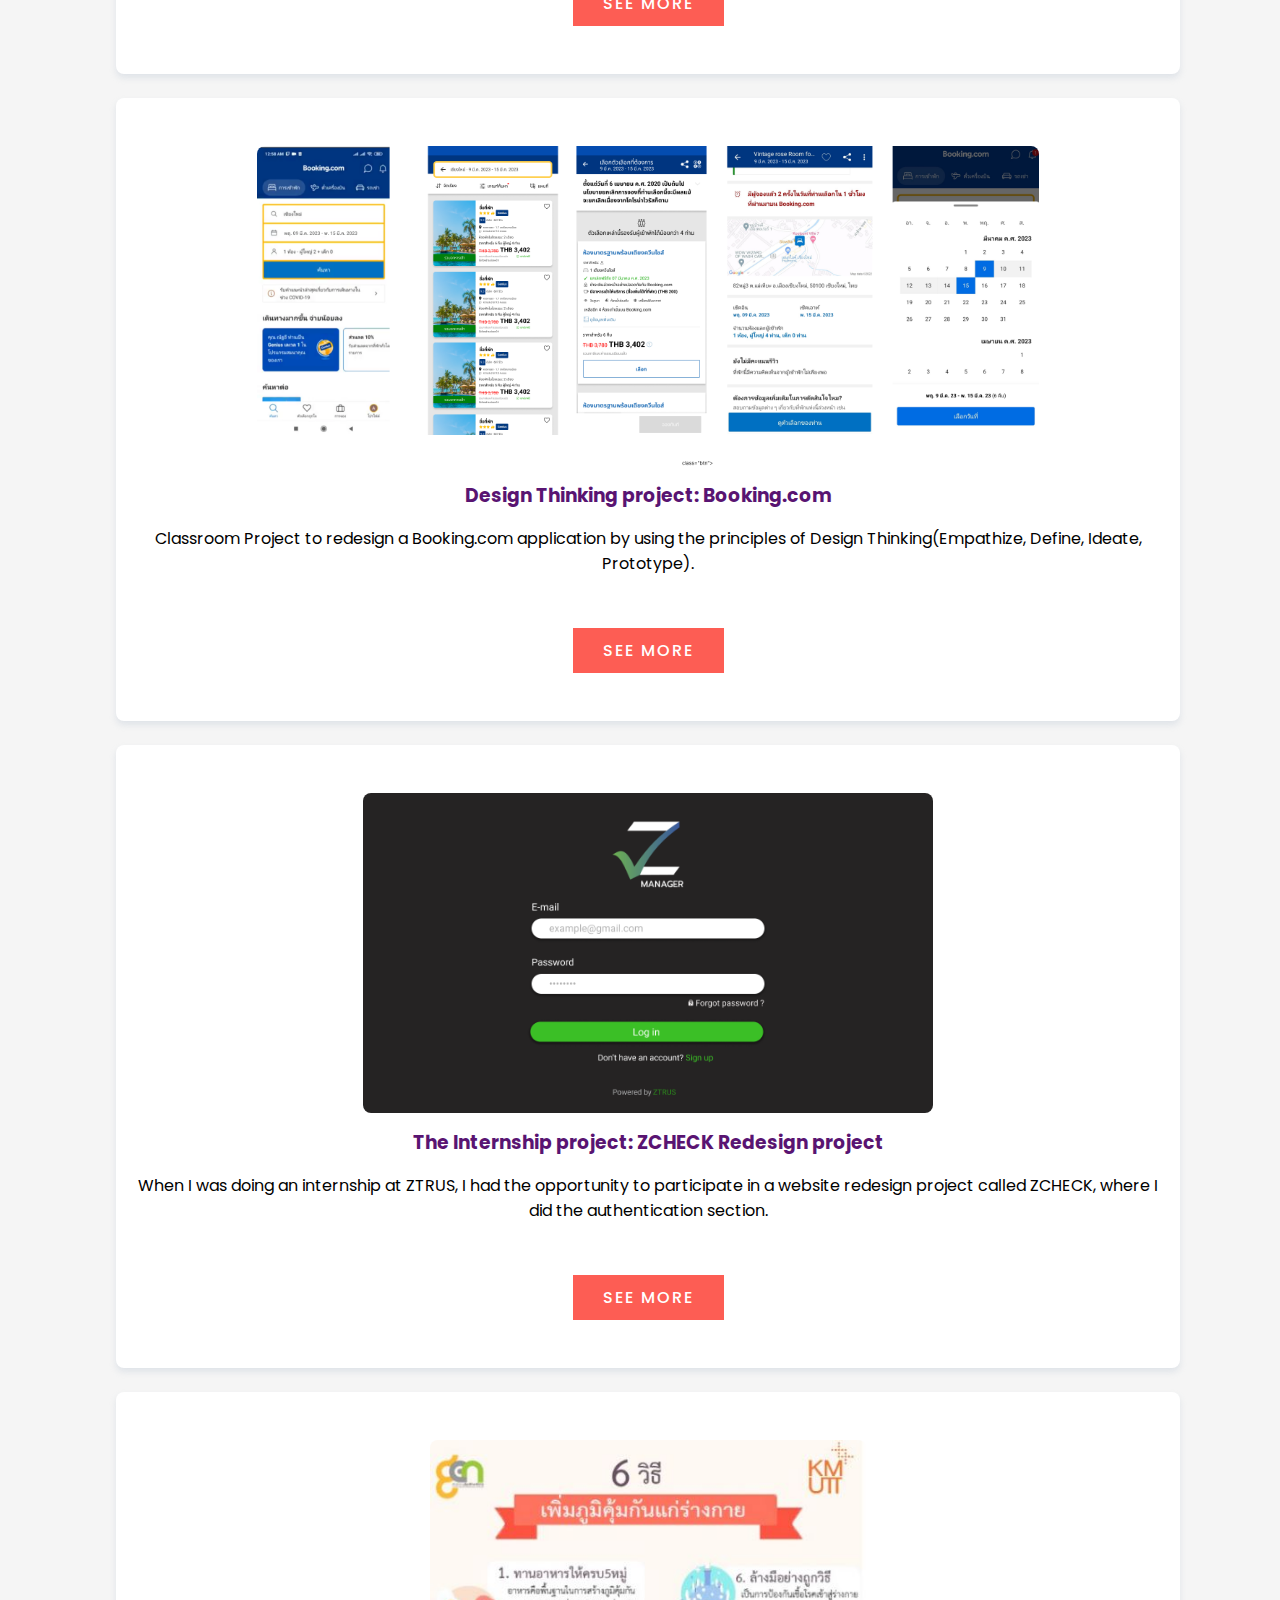
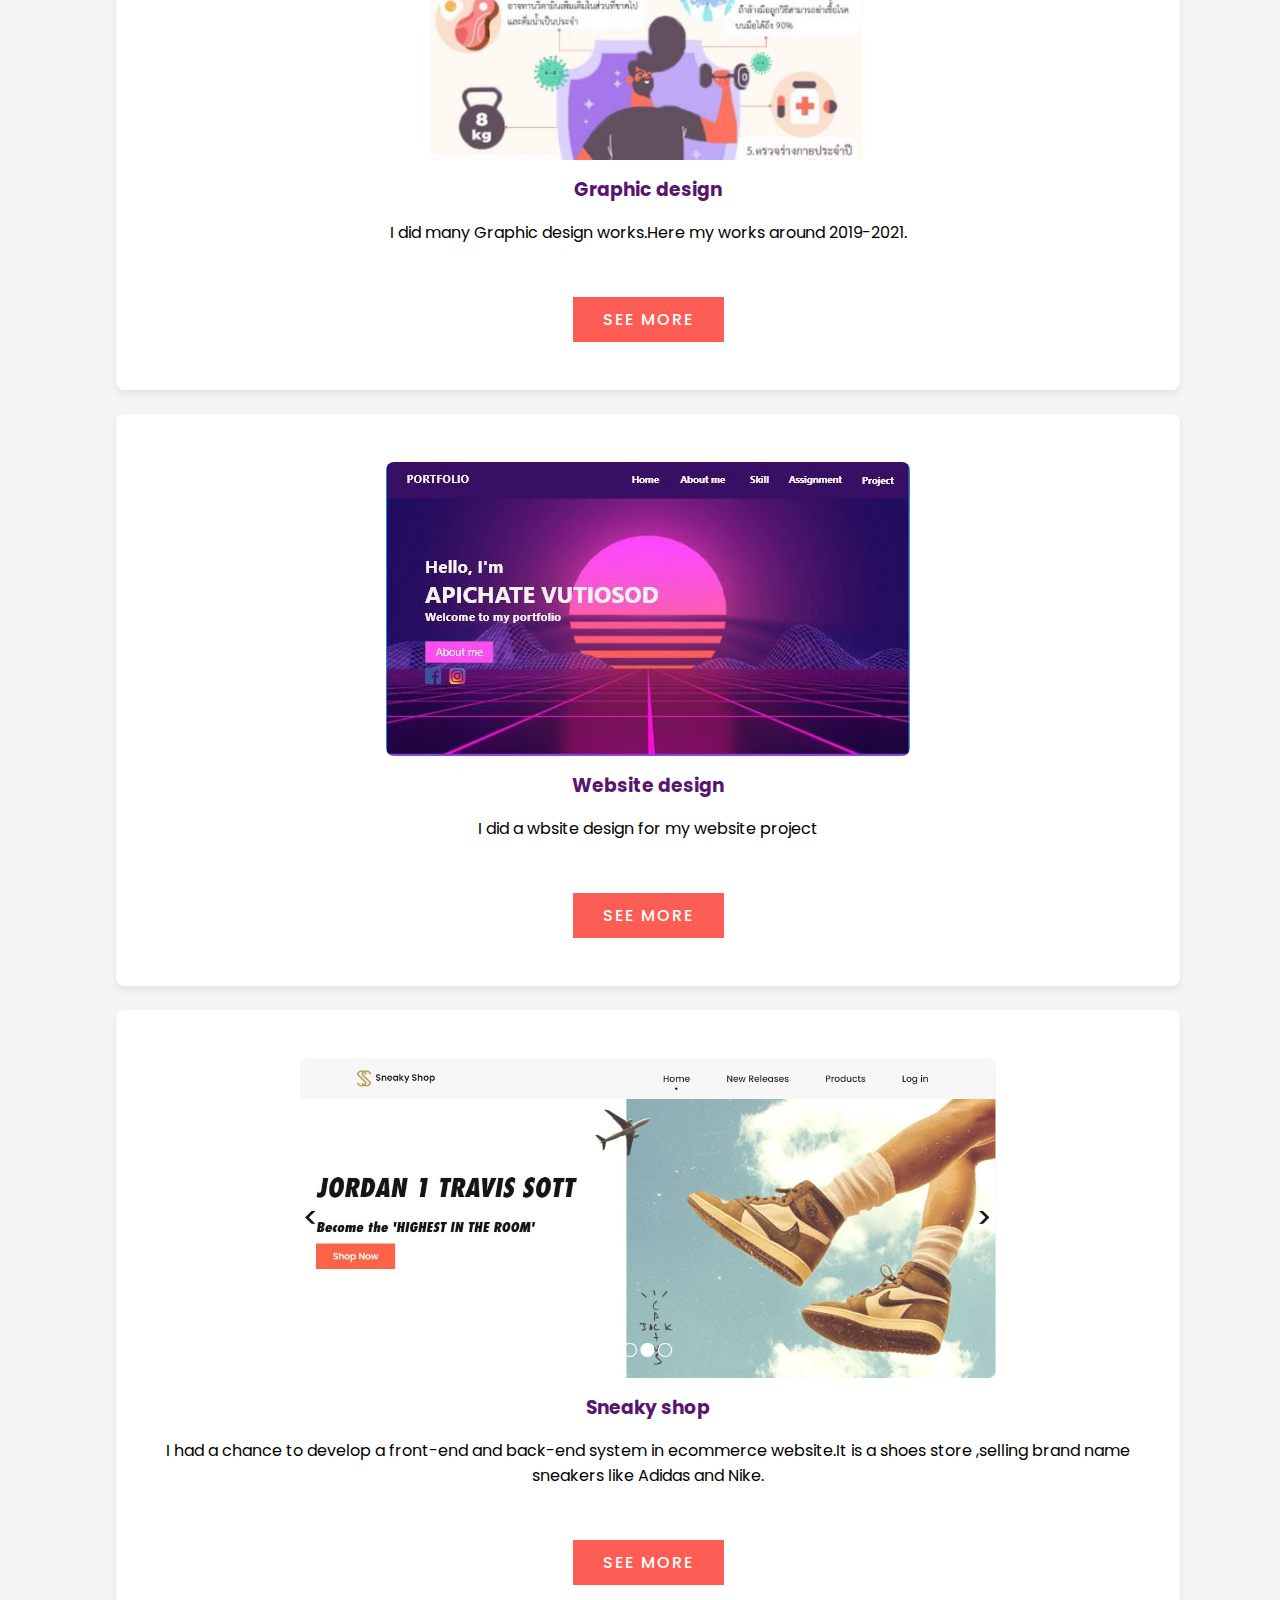
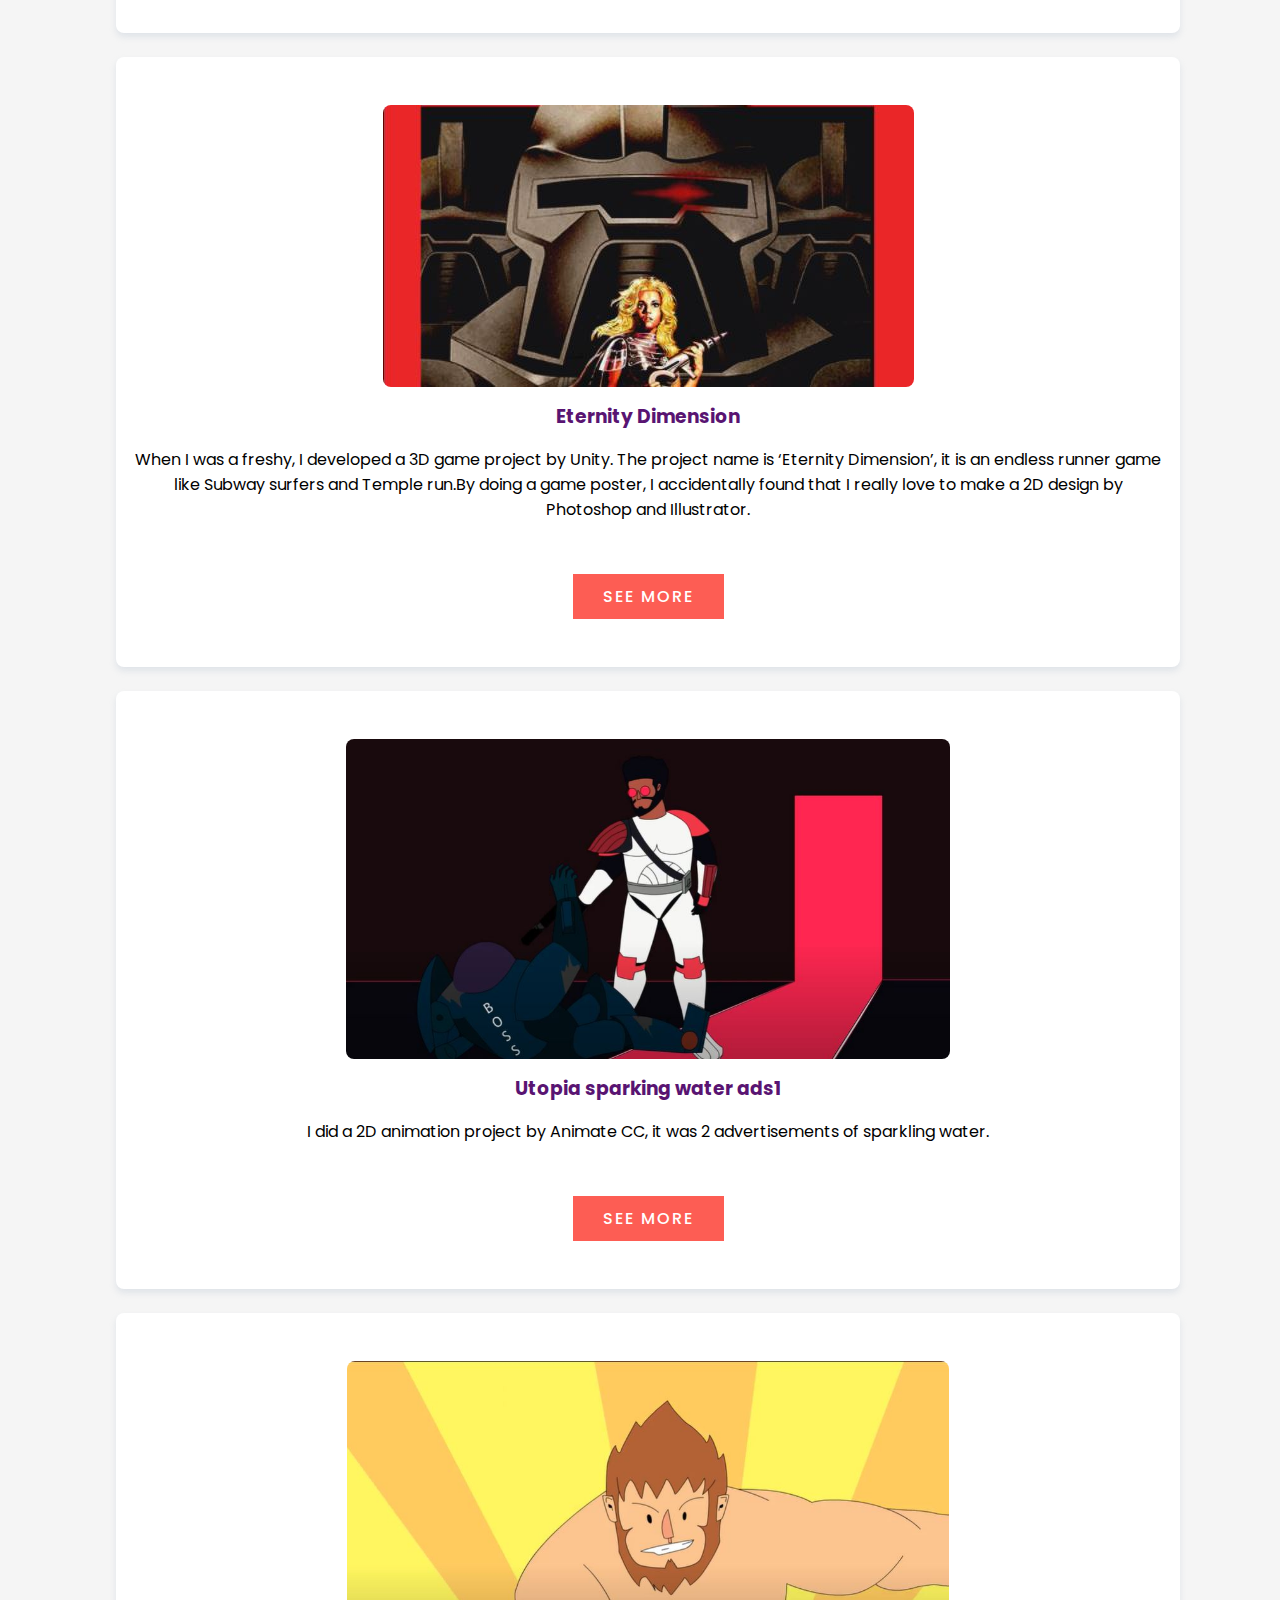
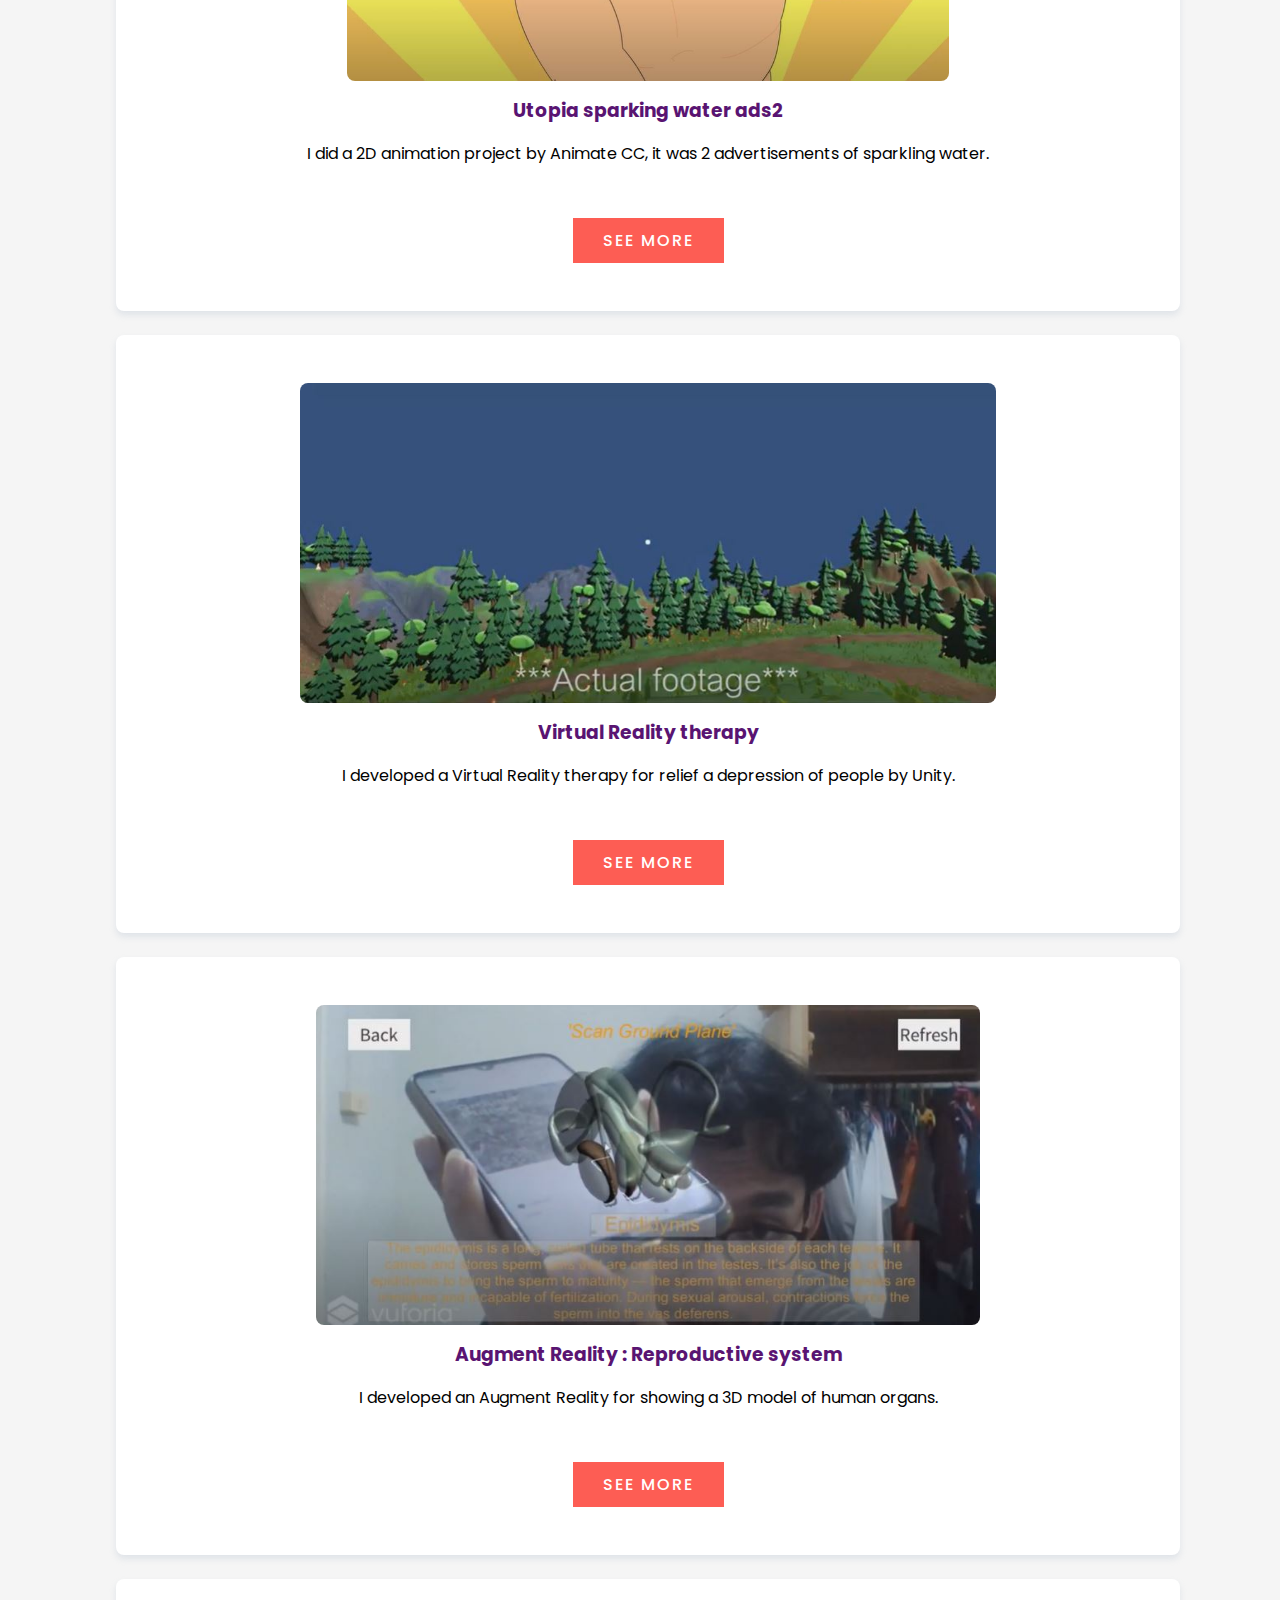
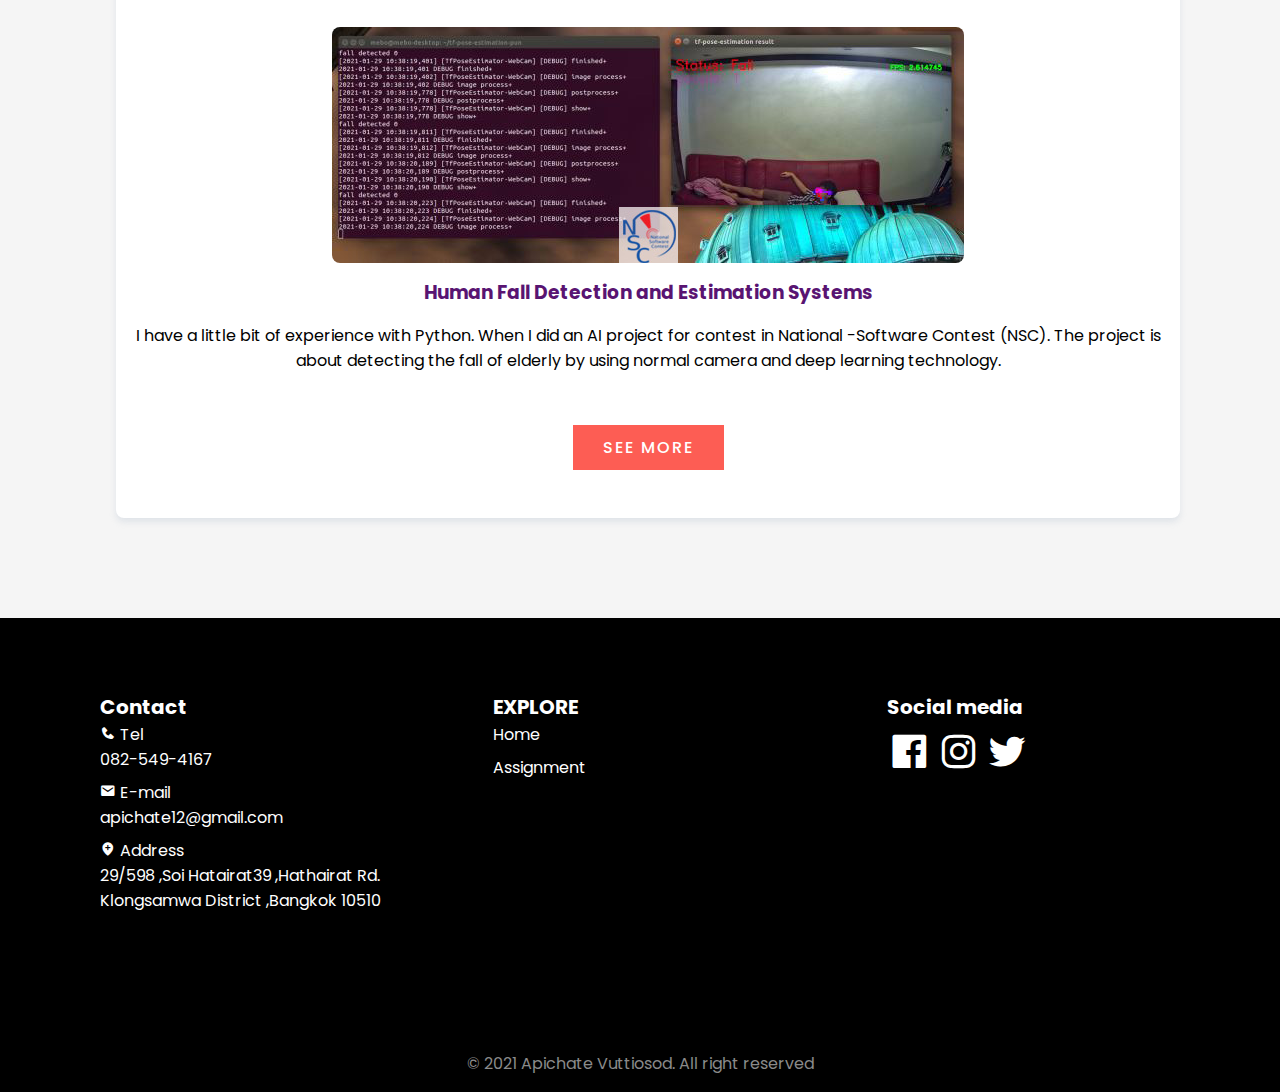
<file: project.html>
<!DOCTYPE html>
<html lang="en">
<head>
    <meta charset="UTF-8">
    <meta http-equiv="X-UA-Compatible" content="IE=edge">
    <meta name="viewport" content="width=device-width, initial-scale=1.0">

    <link rel="stylesheet" href="style.css">
    <link rel="stylesheet" href="./css/swiper-bundle.min.css">
    <link href='https://cdn.jsdelivr.net/npm/boxicons@2.0.5/css/boxicons.min.css' rel='stylesheet'>
    <title>Project</title>

</head>
<body>

    <!--=============START OF HEADER===================-->
    <header>
        <a href="#home" class="logo">Portfolio</a>
        <div class="toggle" onclick="toggleMenu();"></div>
        <ul class="menu">
            <li><a href="index.html">Back</a></li>
        </ul>
    </header>
    <!--=============END OF HEADER===================-->

    <!--=============START OF BANNER===================-->
    <section class="banner" id="home">
        <div class="textBox">
            <h2>This is my<br><span class="pink">Project</h2>
            <h3>Since 2018-present</h3>
            <a href="https://drive.google.com/file/d/171CIrBytfIzicO2BjsWnYgEdQjDLM_KA/view?usp=sharing" target="_blank" class="btn">My Resume</a>
            <div class="home_social">
                <a href="https://www.facebook.com/apichate.vuttiosod/" target="_blank" class="home__social-icon"><i class='bx bxl-facebook-square'></i></a>
                <a href="https://www.instagram.com/frongy_z/" target="_blank" class="home__social-icon"><i class='bx bxl-instagram'></i></a>
                <a href="https://twitter.com/" target="_blank" class="home__social-icon"><i class='bx bxl-twitter'></i></a>
            </div>
        </div>
    </section>
    <!--=============END OF BANNER===================-->

    <!--=============START OF ASSIGMENT===================-->
    <section class="services" id="skill">
        <div class="heading">
            <h2>-My <span class="pink">Project</span>-</h2>
        </div>
        <div class="services__container grid">
            <div class="services__data">
                <img class="assign__pic" src="king.png">
                <h3 class="services__title3">Burger King TH Redesign project</h3>
                <p class ="services__description">Classroom Project to redesign a  Burger King TH application by using the principles of Design Thinking and Heuristics10.</p>
                <a href="https://www.figma.com/proto/ci8PG3dCfGc6OOJRVJrHEG/Final-Project-Buger-King-Thailand-657%2C679?node-id=260%3A1069&scaling=min-zoom&page-id=262%3A472&starting-point-node-id=260%3A3687&show-proto-sidebar=1" target="_blank" class="btn">See More</a>
            </div>
            <div class="services__data">
                <img class="assign__pic" src="book.png">
                <h3 class="services__title3">Design Thinking project: Booking.com</h3>
                <p class ="services__description">Classroom Project to redesign a  Booking.com application by using the principles of Design Thinking(Empathize, Define, Ideate, Prototype).</p>
                <a href="https://www.figma.com/file/JAjIXawhHLedbuqpfHHE0v/UXUI-Mid-Project?node-id=0"btn" target="_blank"  class="btn">See More</a>
            </div>
            <div class="services__data">
                <img class="assign__pic" src="zcheck.png">
                <h3 class="services__title3">The Internship project: ZCHECK Redesign project</h3>
                <p class ="services__description">When I was doing an internship at ZTRUS, I had the opportunity to participate in a website redesign project called ZCHECK, where I did the authentication section.</p>
                <a href="https://www.figma.com/file/pjJHukIp7fddpWYIFH4FFM/UX%2FUI"btn" target="_blank" class="btn">See More</a>
            </div>
            <div class="services__data">
                <img class="assign__pic" src="gra.JPG">
                <h3 class="services__title3">Graphic design</h3>
                <p class ="services__description">I did many Graphic design works.Here my works around 2019-2021.</p>
                <a href="https://drive.google.com/drive/folders/18sPMv0qWN7cf6qJt-UYywOiHq2ysg9RT?usp=sharing" target="_blank" class="btn" class="btn">See More</a>
            </div>
            <div class="services__data">
                <img class="assign__pic" src="web.JPG">
                <h3 class="services__title3">Website design</h3>
                <p class ="services__description">I did a wbsite design for my website project</p>
                <a href="https://drive.google.com/drive/folders/1VZEP7x8_qX1UwWi5lYWkeJFKpO0S7Bua?usp=sharing" target="_blank" class="btn">See More</a>
            </div>
            <div class="services__data">
                <img class="assign__pic" src="shop.JPG">
                <h3 class="services__title3">Sneaky shop</h3>
                <p class ="services__description">I had a chance to develop a front-end and back-end system in ecommerce website.It is a shoes store ,selling brand name sneakers like Adidas and Nike.  </p>
                <a href="https://sneaky-shop.ml/index_login.html" target="_blank" class="btn">See More</a>
            </div>
            <div class="services__data">
                <img class="assign__pic" src="post.JPG">
                <h3 class="services__title3">Eternity Dimension</h3>
                <p class ="services__description">When I was a freshy, I developed a 3D game project by Unity. The project name is ‘Eternity Dimension’, it is an endless runner game like Subway surfers and Temple run.By doing a game poster, I accidentally found that I really love to make a 2D design by Photoshop and Illustrator.</p>
                <a href="https://drive.google.com/drive/folders/1s-oMybtwXHmUOJSaAEQ9Urw2LD9C6fR8?usp=sharing" target="_blank" class="btn">See More</a>
            </div>
            <div class="services__data">
                <img class="assign__pic" src="anime1.JPG">
                <h3 class="services__title3">Utopia sparking water ads1</h3>
                <p class ="services__description">I did a 2D animation project by Animate CC, it was 2 advertisements of sparkling water. </p>
                <a href="https://drive.google.com/file/d/1JKlTzq8IW_oe-JpLM5tlAB_hDV7xWh6H/view?usp=sharing" target="_blank" class="btn">See More</a>
            </div>
            <div class="services__data">
                <img class="assign__pic" src="anime2.JPG">
                <h3 class="services__title3">Utopia sparking water ads2</h3>
                <p class ="services__description">I did a 2D animation project by Animate CC, it was 2 advertisements of sparkling water. </p>
                <a href="https://drive.google.com/file/d/1GKRfRON6Ak25JspGvga9kcfbF8XSQiDQ/view?usp=sharing" target="_blank" class="btn">See More</a>
            </div>
            <div class="services__data">
                <img class="assign__pic" src="vr.JPG">
                <h3 class="services__title3">Virtual Reality therapy </h3>
                <p class ="services__description">I developed a Virtual Reality therapy for relief a depression of people by Unity.</p>
                <a href="https://drive.google.com/file/d/1IKjzWmrNlE8Qa4rXWYuxVw3qdmJi7WTD/view?usp=sharing" target="_blank" class="btn">See More</a>
            </div>
            <div class="services__data">
                <img class="assign__pic" src="ar.JPG">
                <h3 class="services__title3">Augment Reality : Reproductive system</h3>
                <p class ="services__description">I developed an Augment  Reality for showing a 3D model of human organs.</p>
                <a href="https://drive.google.com/file/d/1wsyxBquo2RhNSjuBzpMCFN8wLqCL0SRp/view?usp=sharing" target="_blank" class="btn">See More</a>
            </div>
            <div class="services__data">
                <img class="assign__pic" src="Capture.JPG">
                <h3 class="services__title3">Human Fall Detection and Estimation Systems</h3>
                <p class ="services__description">I have a little bit of experience with Python. When I did an AI project for contest in National -Software Contest (NSC). The project is about detecting the fall of elderly by using normal camera and deep learning technology. </p>
                <a href="https://drive.google.com/drive/folders/1kUnkYfOgPLjc_t3td2mBzvINTGxOLMnW?usp=sharing" target="_blank" class="btn">See More</a>
            </div>

        </div>
    </section>
    <!--=============END OF Assignment===================-->

    <!--=====Start OF FOOTER =====-->
    <!--=====Start OF FOOTER =====-->
    <footer class="footer__sec">
        <div id="footer">
            <div class="footer__box">
                <h3 class="footer__title">Contact</h3>
                <ul>
                    <li class="footer__link"><i class="bx bxs-phone"></i> Tel<p>082-549-4167</p></li>
                    
                    <li class="footer__link"><i class="bx bxs-envelope"></i> E-mail <p>apichate12@gmail.com</p></li>
                    
                    <li class="footer__link"><i class="bx bxs-location-plus"></i> Address<p>29/598 ,Soi Hatairat39 ,Hathairat Rd.<br>
                        Klongsamwa District ,Bangkok 10510
                    </p></li>
                    
                </ul> 
            </div>

            <div class="footer__box">
                <h3 class="footer__title">EXPLORE</h3>
                <ul>
                    <li class="footer__link"><a href="#home" style="color: inherit;
                        text-decoration: inherit;" >Home</a></li>
                    <li class="footer__link"><a href="#skill" style="color: inherit;
                        text-decoration: inherit;">Assignment</a></li>
                </ul>                  
            </div>

            <div class="footer_box">
                <h3 class="footer__title">Social media</h3>
                    <li class="footer__link">
                        <a href="https://www.facebook.com/apichate.vuttiosod/" target="_blank" class="home__social-icon"><i class='bx bxl-facebook-square'></i></a>
                        <a href="https://www.instagram.com/frongy_z/" target="_blank" class="home__social-icon"><i class='bx bxl-instagram'></i></a>
                        <a href="https://twitter.com/" target="_blank" class="home__social-icon"><i class='bx bxl-twitter'></i></a>
                    </i>      
            </div>

        </div>
        <p class="footer__copy">&#169; 2021 Apichate Vuttiosod. All right reserved</p>
    </footer>
    <!--=====END OF FOOTER =====-->
    <script>
        window.addEventListener('scroll',function(){
          var header = document.querySelector('header')
          header.classList.toggle('sticky',window.scrollY>0);
        });
        function toggleMenu(){
          var menuToggle = document.querySelector('.toggle');
          var menu = document.querySelector('.menu');
          menuToggle.classList.toggle('active');
          menu.classList.toggle('active');
        }
    </script>

    <!-- ===== SWIPER JS ===== -->
    <script src="./js/swiper-bundle.min.js"></script>
    
    <!--===== MAIN JS =====-->
    <script src="./js/main.js"></script>

</body>
</html>
</file>
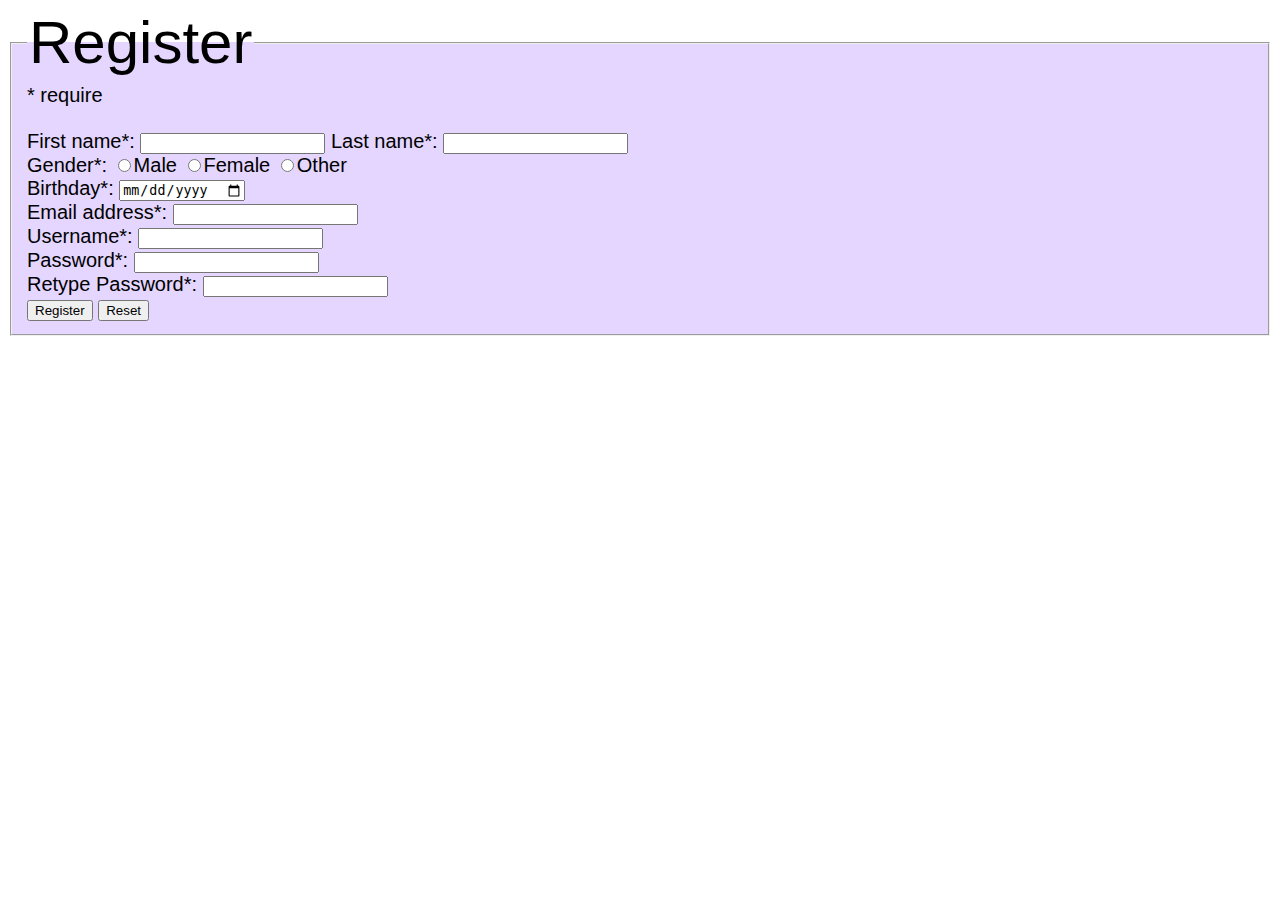
<file: register.html>
<!DOCTYPE html>
<html>

<head>
    <meta charset='utf-8'>
    <meta http-equiv='X-UA-Compatible' content='IE=edge'>
    <title>Register</title>
    <meta name='viewport' content='width=device-width, initial-scale=1'>
    <link rel='stylesheet' type='text/css' media='screen' href='Regist/main.css'>
    <script src='Regist/register.js'></script>
</head>

<body>
    <form name="myForm" id="myForm" action="login.html">
        <fieldset id="Regisform">
            <legend id="Topic">Register</legend>
            <span>* require</span> <br>
            <span id="errormsg"></span> <br> First name*:
            <input type="text" name="firstname" required> Last name*:
            <input type="text" name="lastname" required>
            <br> Gender*:
            <input type="radio" name="gender" value="male" required>Male
            <input type="radio" name="gender" value="female" required>Female
            <input type="radio" name="gender" value="female" required>Other
            <br> Birthday*:
            <input type="date" name="bday" value="" required>
            <br> Email address*:
            <input type="email" name="email" required>
            <br> Username*:
            <input type="text" name="username" required>
            <br> Password*:
            <input type="password" name="password" required>
            <br> Retype Password*:
            <input type="password" name="Retypepassword" required>
            <br>
            <input class="button" type="submit" value="Register">
            <input class="button" type="reset" value="Reset">
        </fieldset>
    </form>
</body>

</html>
</file>
<file: Blogger/blog.html>
<!DOCTYPE html>
<html>

<head>
    <meta charset='utf-8'>
    <meta http-equiv='X-UA-Compatible' content='IE=edge'>
    <title>Blogger</title>
    <meta name='viewport' content='width=device-width, initial-scale=1'>
    <link rel='stylesheet' type='text/css' media='screen' href='main.css'>
    <script src='main.js'></script>
</head>

<body>
    <h1>
        <div id="topic1"></div>
    </h1>
    <hr>
    <h2>
        <div id="comment1"></div>
    </h2>
    <hr>
    <h3>
        <div id="comment2"></div>
    </h3>
    <hr>
    <textarea name="text1" id="text1"></textarea>
    <br/>
    <button type="button" onclick="postFunction()">Post</button>
    <button type="button" onclick="clearFunction()">Clear</button>
</body>

</html>
</file>
<file: style.css>
@import url('https://fonts.googleapis.com/css2?family=Poppins:wght@400;500;600;700&display=swap');
* {
  margin: 0;
  padding: 0;
  box-sizing: border-box;
  font-family: 'Poppins', sans-serif;
  scroll-behavior: smooth;
}
section {
  padding: 100px;
}
/*=============================Banner==================================*/
.banner {
  position: relative;
  min-height: 100vh;
  background: url('ClearCarelessBeagle-size_restricted.gif');
  background-size: cover;
  background-position: center center;
  background-repeat: no-repeat;

  display: flex;
  justify-content: space-between;
  align-items: center;
}
.banner h2 {
  font-size: 3em;
  color: #fd5d54;
  font-weight: 500;
  line-height: 1.5em;
}
.banner h2 span {
  font-size: 1.5em;
  font-weight: 700;
}
.banner h3 {
  font-size: 1em;
  color: whitesmoke;
  font-weight: 500;
}
.banner p {
  color: whitesmoke;
}
.btn {
  position: relative;
  background: #fd5d54;
  display: inline-block;
  color: #fff;
  margin-top: 20px;
  padding: 10px 30px;
  text-transform: uppercase;
  text-decoration: none;
  letter-spacing: 2px;
  font-weight: 500;
}
.btn:hover {
  background: #e44840;
  color: #fff;
}
.banner .textBox .pink {
  color: #fff;
}
.banner .textBox .violet {
  color: #fff;
}
.banner .textBox .home__social {
  display: flex;
  flex-direction: column;
  position: relative;
}
.home__social-icon {
  width: max-content;
  font-size: 2.8rem;
  color: #fff;
}
.home__social-icon:hover {
  color: #fd5d54;
}
/*=============================Banner==================================*/

/*=============================Header==================================*/
header {
  position: fixed;
  top: 0;
  left: 0;
  width: 100%;
  padding: 40px 100px;
  z-index: 1000;
  display: flex;
  justify-content: space-between;
  align-items: center;
}
header.sticky {
  background: #591472;
  padding: 20px 100px;
  box-shadow: 0 5px 20px rgba(0, 0, 0, 0, 1);
}
header .logo {
  color: #fff;
  font-size: 24px;
  text-transform: uppercase;
  text-decoration: none;
  font-weight: 700;
  letter-spacing: 2px;
}
header .sticky .logo {
  color: whitesmoke;
}
header ul {
  position: relative;
  display: flex;
}
header ul li {
  position: relative;
  list-style: none;
}
header ul li a {
  position: relative;
  display: inline-block;
  margin: 0 15px;
  color: #fff;
  text-decoration: none;
}
header ul li a:hover {
  color: #fd5d54;
}
header.sticky ul li a {
  color: whitesmoke;
}
header.sticky ul li a:hover {
  color: #fd5d54;
}
.heading h2 {
  font-weight: 600;
  font-size: 30px;
}
/*=============================Banner==================================*/

/*=============================About==================================*/
.about {
  background-color: #111;
}
.heading {
  width: 100%;
  text-align: center;
  margin-bottom: 30px;
}
.heading h2 {
  font-weight: 600;
  font-size: 30px;
  color: #88267c;
}
.heading h2 .pink {
  font-weight: 600;
  font-size: 30px;
  color: #87c;
}
.content.no.flex {
  color: whitesmoke;
  justify-content: space-between;
  text-align: center;
  align-content: center;
}
.contentBox h3 {
  font-size: 24px;
  margin-bottom: 20px;
}
.contentBox h3.italic {
  font-size: 24px;
  margin-bottom: 20px;
  font-weight: lighter;
  font-style: italic;
}
.w50 {
  min-width: 50%;
}
img {
  max-height: 20rem;
  border-radius: 10%;
}
/*=============================Banner==================================*/

/*=============================Assignment+Project==================================*/
.testimonial.bd-container.section {
  background-color: #111;
}
.testimonial__content {
  height: 30px;
  display: grid;
  background-color: #fd5992;
  color: white;
  border-radius: 0.5rem;
  padding: 2rem 1rem;
  text-align: center;
  box-shadow: 5px 10px 10px rgba(47, 10, 13, 0.25);
}
.testimonial__content:hover {
  background-color: #fd5d54;
}
.testimonial__img {
  width: 100%;
  height: auto;
  border-radius: 0.5rem;
  justify-self: center;
  margin-bottom: 0.5rem;
}

.testimonial__client {
  font-size: 0.75rem;
  color: whitesmoke;
  margin-bottom: 1rem;
}

.swiper-pagination {
  position: initial;
}

.swiper-pagination-bullet-active {
  background-color: #591472;
}
.wrapper {
  text-align: center;
}
.wrapper .btn1 {
  position: relative;
  background: #fd5d54;
  display: inline-block;
  color: #fff;
  margin-top: 20px;
  padding: 10px 30px;
  text-transform: uppercase;
  text-decoration: none;
  letter-spacing: 2px;
  font-weight: 500;
  text-align: center;
}
.btn1:hover {
  background: #e44840;
  color: #fff;
}
/*=============================Assignment+Project==================================*/

/*=============================Skill==================================*/
.services {
  background-color: whitesmoke;
}
.services__data {
  padding: 3rem 1rem;
  background-color: #fff;
  border-radius: 0.5rem;
  text-align: center;
  transition: 0.4s;
  box-shadow: 0 4px 6px rgba(174, 190, 205, 0.3);
}
.services__container.grid {
  display: grid;
  gap: 1.5rem;
  padding-left: 1rem;
}
.services__data:hover {
  transform: translateY(-0.5rem);
  box-shadow: 0 6px 8px rgba(174, 190, 205, 0.4);
}
.img {
  /* height: 50%; */
  width: auto;
  max-width: 100%;
}

.services__icon1,
.services__title1 {
  margin-bottom: 1rem;
  color: #fd5d54;
}
.services__icon2,
.services__title2 {
  margin-bottom: 1rem;
  color: #fd5992;
}
.services__icon3,
.services__title3 {
  margin-bottom: 1rem;
  color: #591472;
}
.services__icon4,
.services__title4 {
  margin-bottom: 1rem;
  color: #dfb160;
}

.services__icon1,
.services__icon2,
.services__icon3,
.services__icon4 {
  font-size: 3rem;
}

.services__title {
  font-size: 1.125rem;
}
.services__description {
  margin-bottom: 2rem;
}

/*=============================Interest==================================*/

.services .content {
  color: #fff;
  display: flex;
  justify-content: center;
  flex-wrap: wrap;
  flex-direction: row;
}
.services .content .servicesBx {
  padding: 40px 20px;
  background: #88267c;
  color: #fff;
  max-width: 340px;
  margin: 20px;
  text-align: center;
  transition: 0.5s;
}
.services .content .servicesBx:hover {
  background: #fd5d54;
}
.services .content .servicesBx h2 {
  font-size: 20px;
  font-weight: 600;
}

/*=============================Footer==================================*/
.footer__sec {
  padding: 1.5rem 0 1rem;
  background-color: black;
}
.bd-grid {
  max-width: 1024px;
  display: grid;
  grid-template-columns: 100%;
  column-gap: 2rem;
  width: calc(100% - 2rem);
  margin-left: 8rem;
  margin-right: 1rem;
}
.footer__container {
  grid-template-columns: repeat(auto-fit, minmax(220px, 1fr));
}

.footer__box {
  margin-bottom: 2rem; /*4*/
  color: #fff;
}

.footer__title {
  font-size: 1.25rem;
  color: #fff;
}

.footer__link {
  display: block;
  width: max-content;
  margin-bottom: 0.5rem; /*1*/
}

.footer__social {
  font-size: 1.5rem;
  margin-right: 1.25rem;
}

.footer__copy {
  padding-top: 3rem;
  font-size: 1rem;
  background-color: black;
  color: #8a8a8a;
  text-align: center;
}
.assign__pic{
  max-width: 100%;
  height: auto;
  border-radius: 0.5rem;
  justify-self: center;
  margin-bottom: 0.5rem;
}
/**==================Responsive Part===================**/
@media (max-width: 991px) {
  header,
  header.sticky {
    padding: 20px 50px;
    z-index: 1000;
  }
  .menu {
    position: fixed;
    top: 75px;
    left: -100%;
    display: block;
    padding: 100px 50px;
    text-align: center;
    width: 100%;
    height: 100vh;
    background: #87c;
    color: whitesmoke;
    transition: 0.5s;
    z-index: 999;
    border-top: 1px solid rgba(0, 0, 0, 0, 2);
  }
  .menu.active {
    left: 0;
  }
  header ul li a {
    color: whitesmoke;
    font-size: 24px;
    margin: 10px;
  }
  .toggle {
    background: url('menu.png');
    width: 40px;
    height: 40px;
    background-position: center;
    background-repeat: no-repeat;
    background-size: 30px;
    cursor: pointer;
  }
  .toggle.active {
    width: 40px;
    height: 40px;
    background: url('close.png');
    background-position: center;
    background-repeat: no-repeat;
    background-size: 25px;
    cursor: pointer;
  }
  header.sticky .toggle {
    color: #fd5d54;
  }
  section {
    padding: 100px 50px;
  }
  .banner {
    padding: 150px 50px 100px;
  }
  .banner h3 {
    font-size: 1.5m;
  }
  .btn {
    margin-top: 10px;
    padding: 10px 20px;
    font-size: 16px;
  }
  .heading h2 {
    font-size: 24px;
  }
  .heading h3 {
    font-size: 20px;
  }
  
}

#footer {
  width: 100%;
  display: grid;
  grid-template-columns: max-content max-content max-content;
  gap: 100px;
  padding: 50px 200px;
}

@media (max-width: 1300px) {
  #footer {
    width: 100%;
    display: grid;
    grid-template-columns: 1fr 1fr 1fr;
    gap: 100px;
    padding: 50px 100px;
  }
}

@media (max-width: 1000px) {
  #footer {
    width: 100%;
    display: grid;
    grid-template-columns: 1fr 1fr;
    gap: 50px;
    padding: 50px 100px;
  }
}

@media (max-width: 650px) {
  #footer {
    width: 100%;
    display: grid;
    grid-template-columns: 1fr;
    gap: 50px;
    padding: 50px 100px;
  }
  
}

@media (max-width: 450px) {
  #footer {
    padding: 50px 50px;
  }
  #home .pink,
  #home .violet {
    font-size: 1em;
  }
  #footer p {
    width: 200px;
  }
}

@media (max-width: 300px) {
  #home .pink,
  #home .violet {
    font-size: 0.8em;
  }
  body > header {
    padding: 10px 30px;
  }
}
</file>
<file: Food2/style.css>
.grid-container {
	display: grid;
	grid-template-columns: 30% auto;
	grid-gap: 10px;
}
.grid-container > div{
	font-size: 30px;
	text-align: left;
}
#logo{
    text-align:center;
}
#header{
	text-align:center;
}
#main2{
	text-align: left;
    font-size: 100%;
}
ul{
    margin: left;  /*ระยะขอบ ผลักอัตโนมัติ*/
}
.serve_bullet{
    margin: left;  /*ระยะขอบ ผลักอัตโนมัติ*/
}
ol{
    margin: left;  /*ระยะขอบ ผลักอัตโนมัติ*/  
}
#main3{
    text-align: left;
    font-size: 100%;
}
.mat_bul{
    margin: auto;  /*ระยะขอบ ผลักอัตโนมัติ*/
    width: 25%;   /*ความกว้าง*/
    padding: 5px;
}
.Ref{
    text-align: left;
    font-size :100%; 
}
.material_pic{
    display: block;   /*แสดงในบล็อก ในกล่อง*/
    margin-right: auto;  /*ระยะขอบขวา auto*/
    margin-left: auto;   /*ระยะขอบซ้าย auto*/
    margin-bottom: 10px;
    width:300px;
    height: auto;
 }
 #peanut{
    display: block;   /*แสดงในบล็อก ในกล่อง*/
    margin-bottom: 20px;
    margin-right: auto;  /*ระยะขอบขวา auto*/
    margin-left: auto;   /*ระยะขอบซ้าย auto*/
    width:300px;
    height: auto;
}
#vegie{
    display: block;   /*แสดงในบล็อก ในกล่อง*/
    margin-right: auto;  /*ระยะขอบขวา auto*/
    margin-left: auto;   /*ระยะขอบซ้าย auto*/
    margin-bottom: 10px;
    width:300px;
    height: auto;
}
#step{
    font-size: 20px;
    text-align: center;
}
#serve{
    font-size: 20px;
    text-align: center;
}
#what{
    font-size: 20px;
    text-align: center;
}
a:link{ /*pseudo class of link*/
    color: red;
}
a:visited{
    color: green;
}
a:hover{ /*ปลี่ยนสีตอนเมาส์วาง*/
    color:blue; 
}
hr.solid {
    margin: auto;  /*ระยะขอบ ผลักอัตโนมัติ*/
    width: 90%;   /*ความกว้าง*/
}
#footer{
    font-size: 100%;
    text-align: center;
    grid-column: 1 / span 2;
}
@media only screen and (max-width: 768px) {
	.grid-container {
		display: grid;
		grid-template-columns: auto;
		grid-gap: 10px;
	}
	#logo{
		grid-column: 1 / span 2;
	}
	#header{
		grid-column: 2 / span 1;
	}
	#main2{
		grid-column: 1 / span 1;
	}
	#main3{
		grid-column: 2 / span 1;
	}
	#footer{
		grid-column: 1 / span 2;
	}
}
@media only screen and (max-width: 480px) {
	.grid-container {
		  display: grid;
		  grid-template-columns: auto;
		  grid-gap: 10px;
	}
	#logo{
		grid-column: 1 / span 1;
	}
	#header{
		grid-column: 1 / span 1;
	}
	#main2{
		grid-column: 1 / span 1;
	}
	#main3{
		grid-column: 1 / span 1;
	}
	#footer{
		grid-column: 1 / span 1;
	}
}
</file>
<file: Regist/main.css>
import url('https://fonts.googleapis.com/css2?family=DotGothic16&display=swap');
body {
    background-color: #f1ebff;
    text-align: center;
}

#myForm {
    font-size: 20px;
}

#myLogin {
    font-size: 24px;
}

#Topic {
    font-family: 'DotGothic16', sans-serif;
    font-size: 60px;
}

#Regisform {
    background-color: #e4d6ff;
    font-family: 'DotGothic16', sans-serif;
}
</file>
<file: Blogger/main.css>
@import url('https://fonts.googleapis.com/css2?family=DotGothic16&display=swap');
    body {
        font-family: 'DotGothic16', sans-serif;
        background-color: #e1c9f8;
        text-align: center;
        color: #ffffff;
    }
    
    button {
        font-family: 'DotGothic16', sans-serif;
        font-size: medium;
    }
</file>
